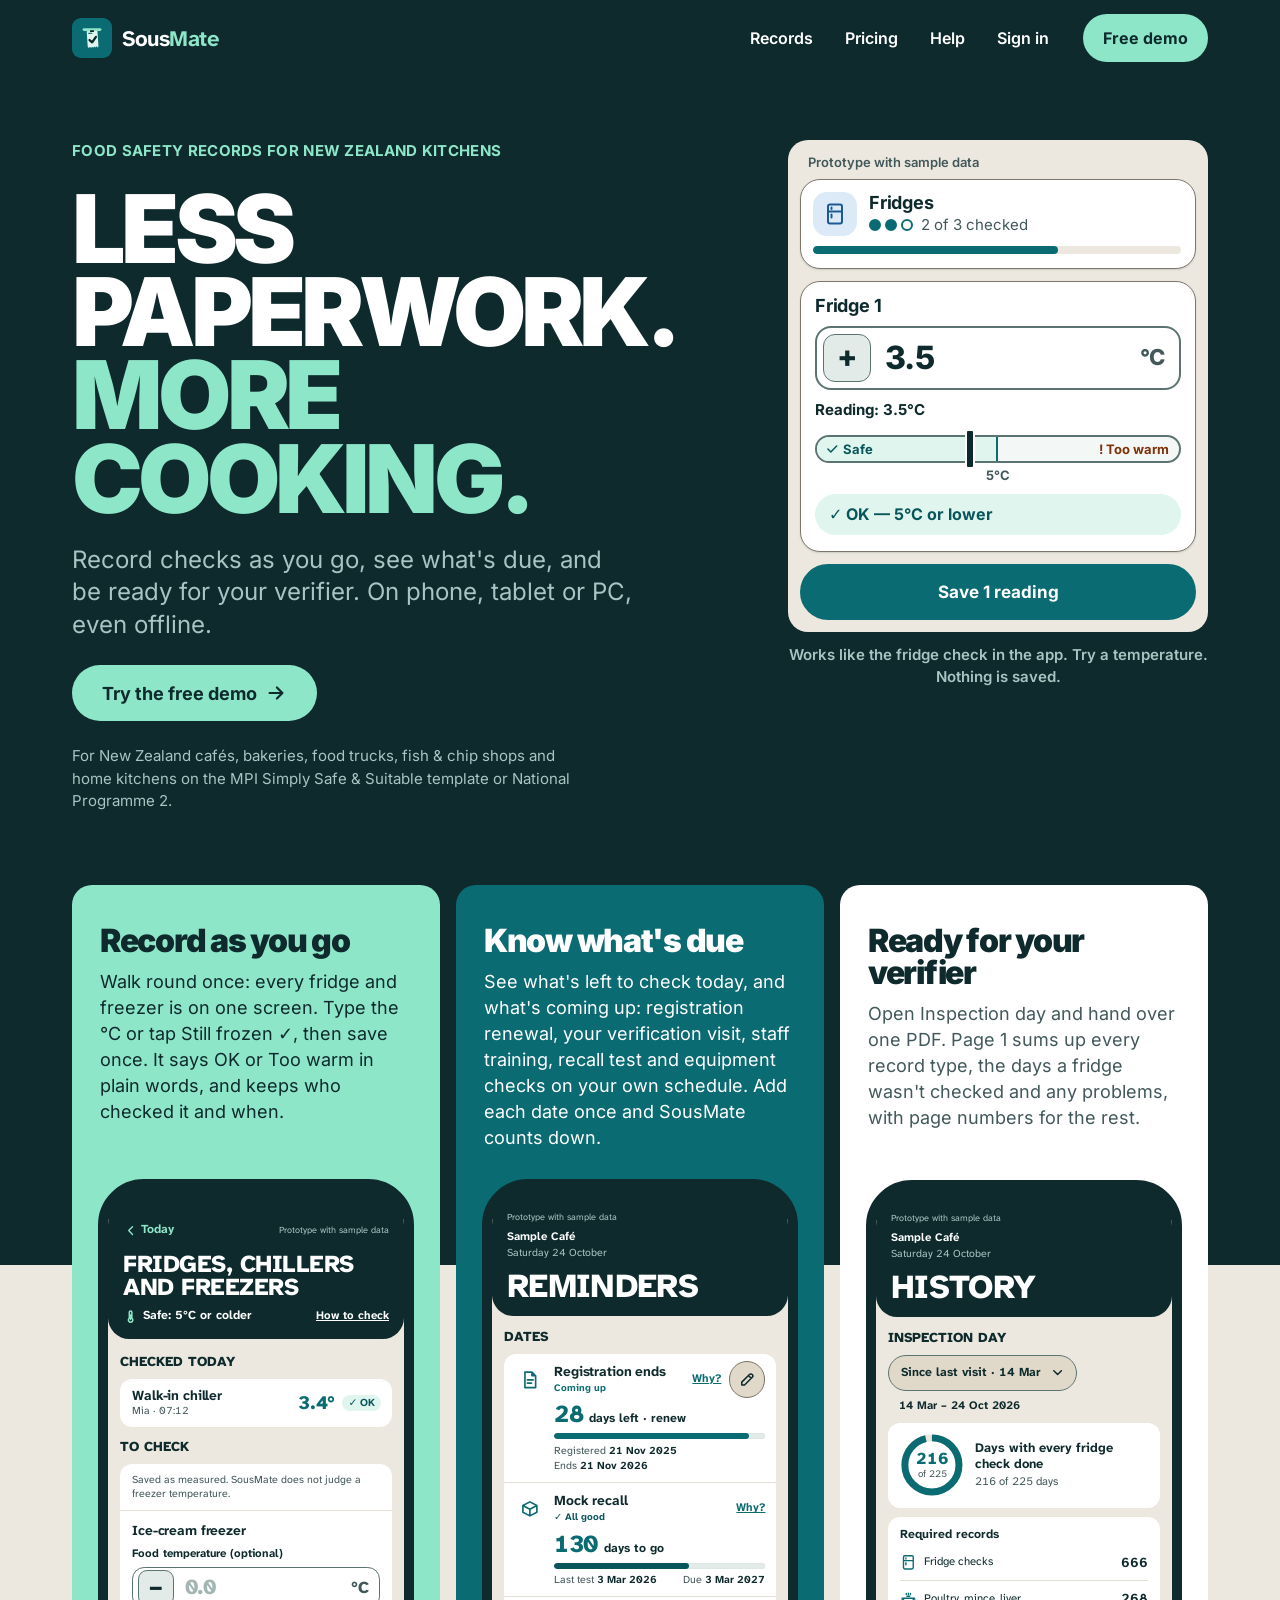
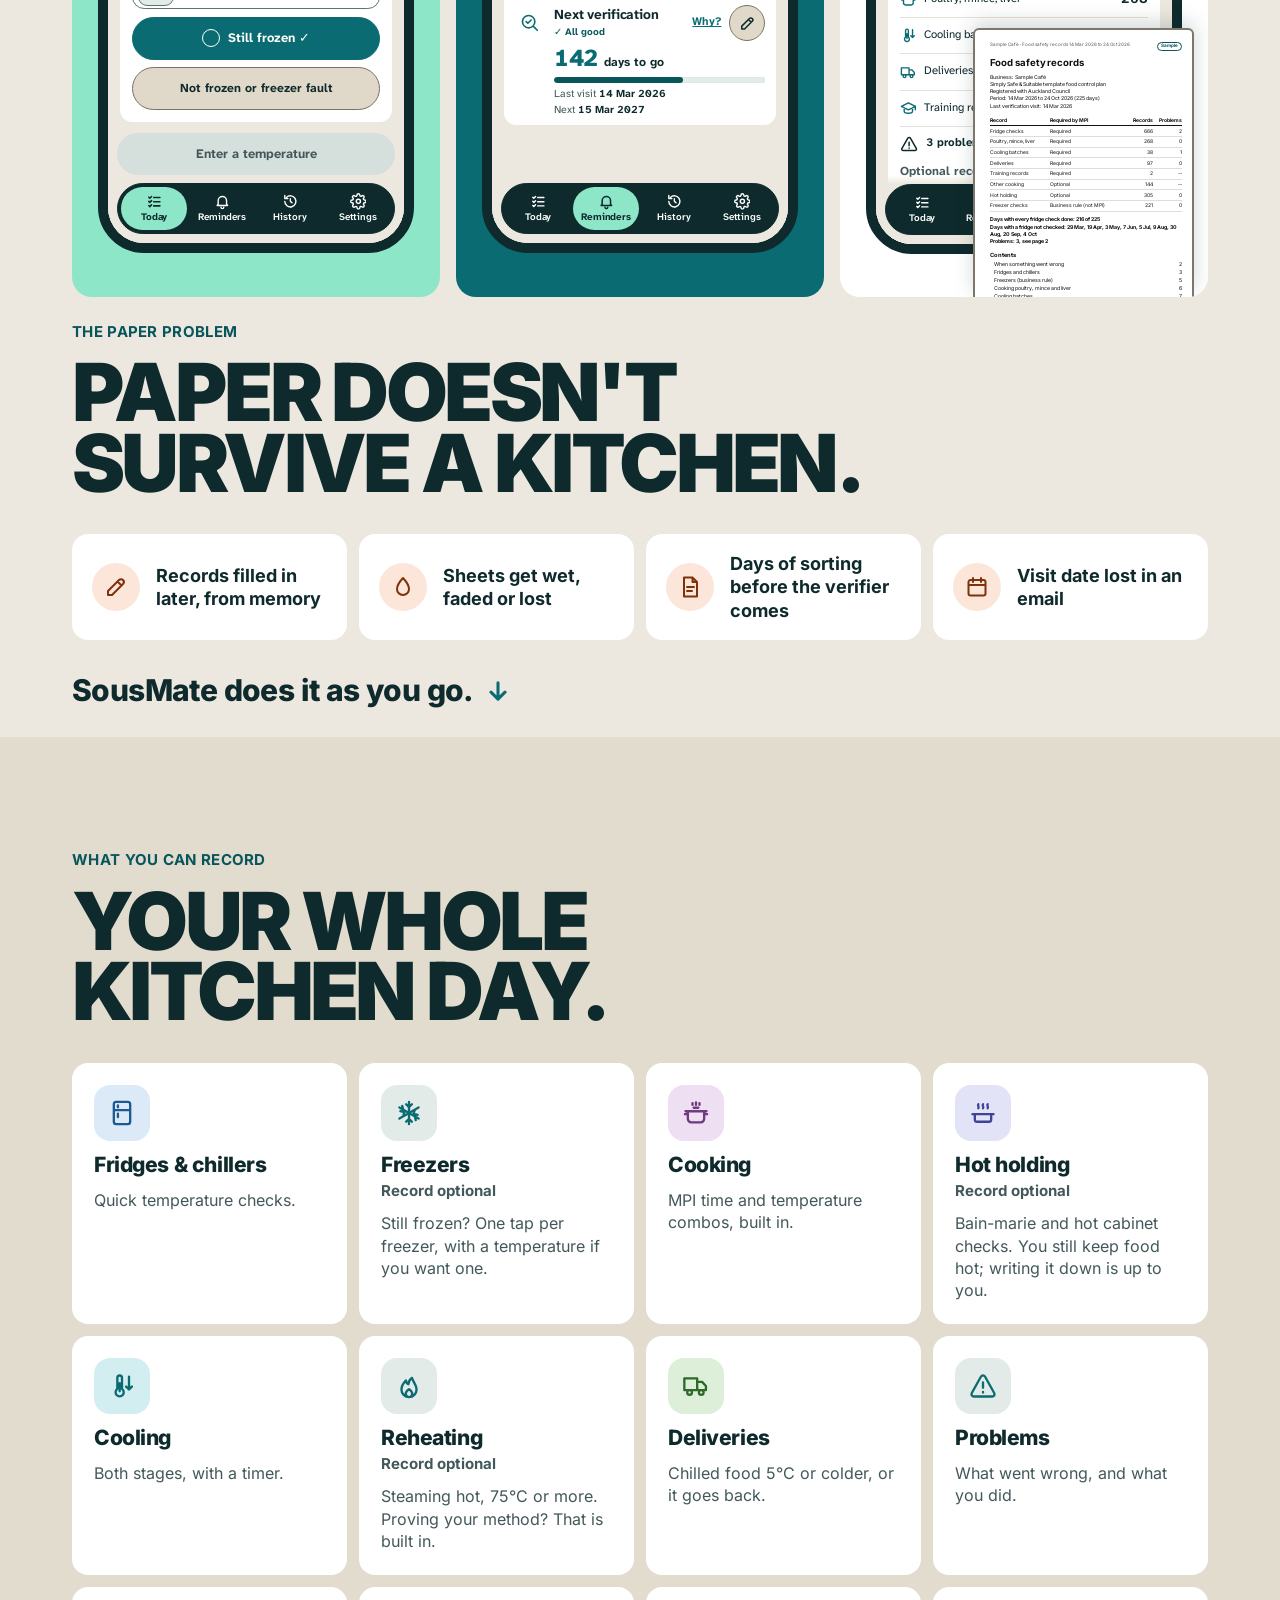
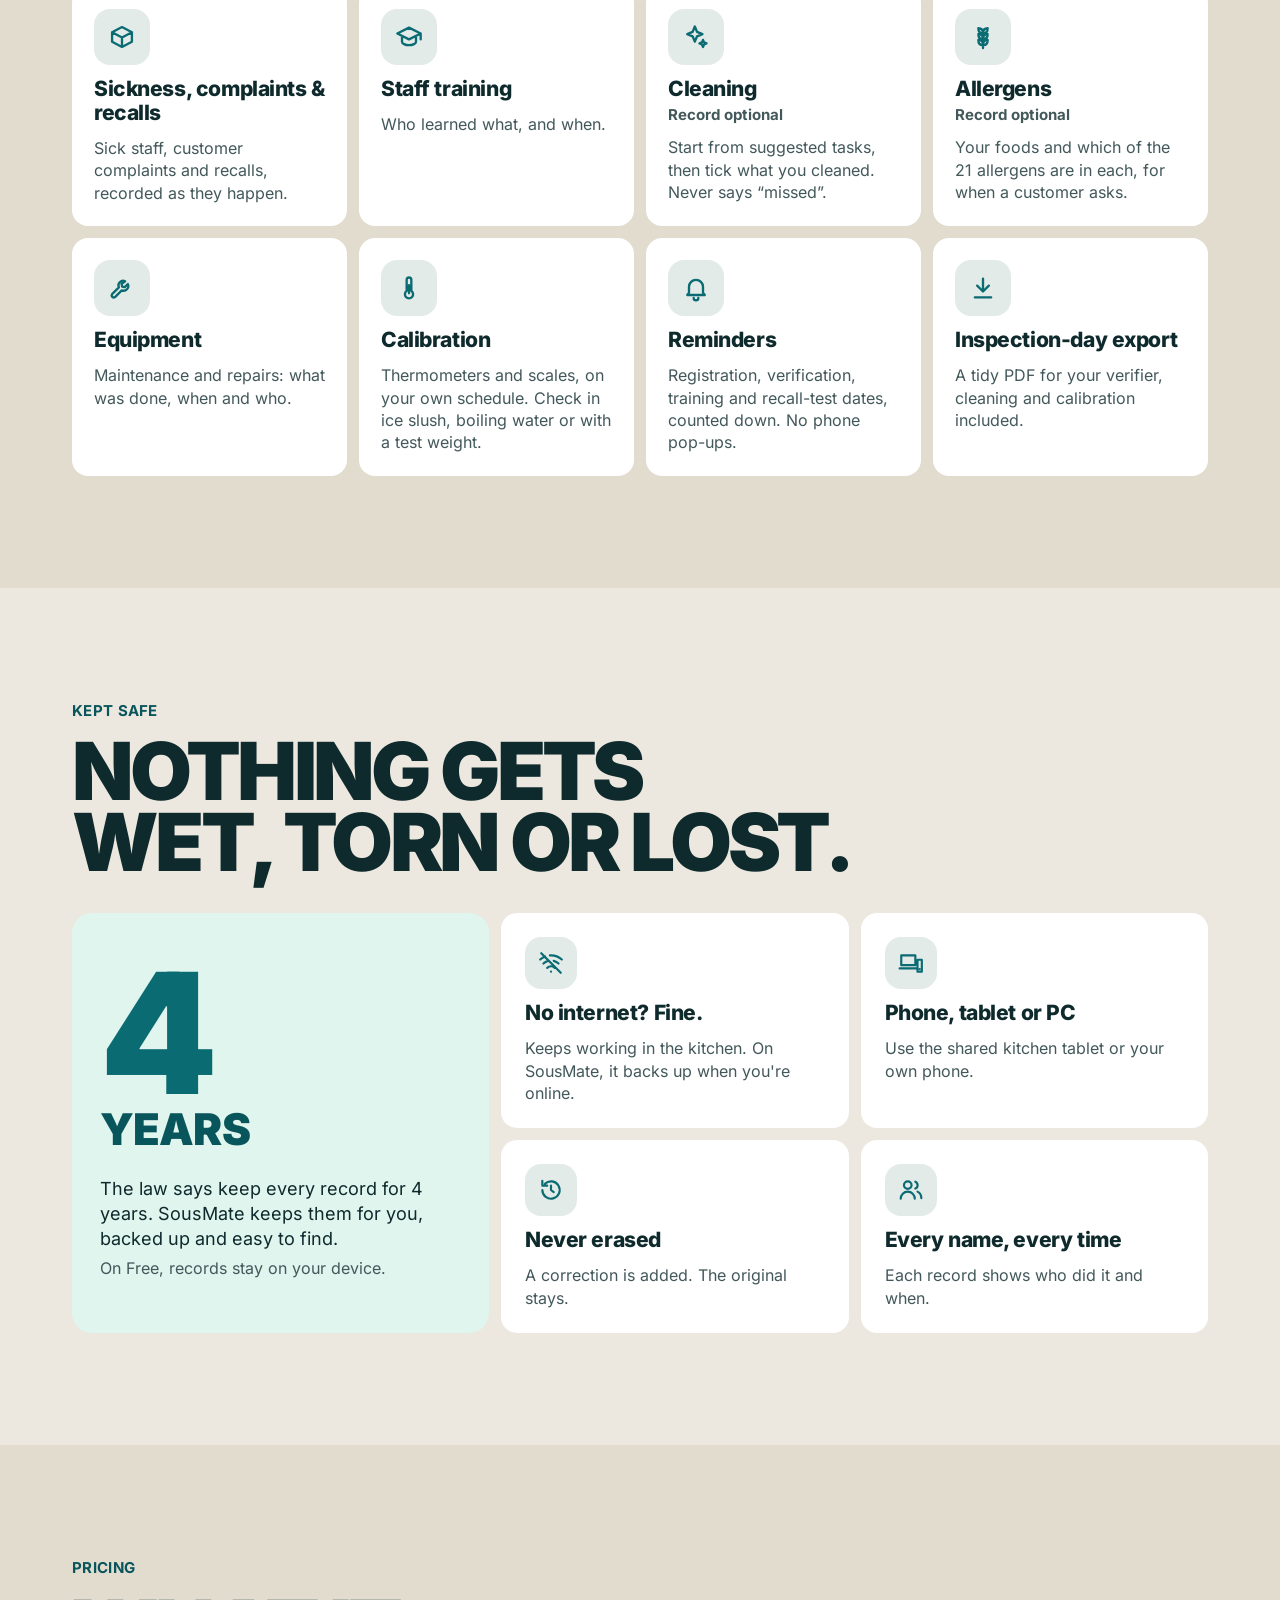
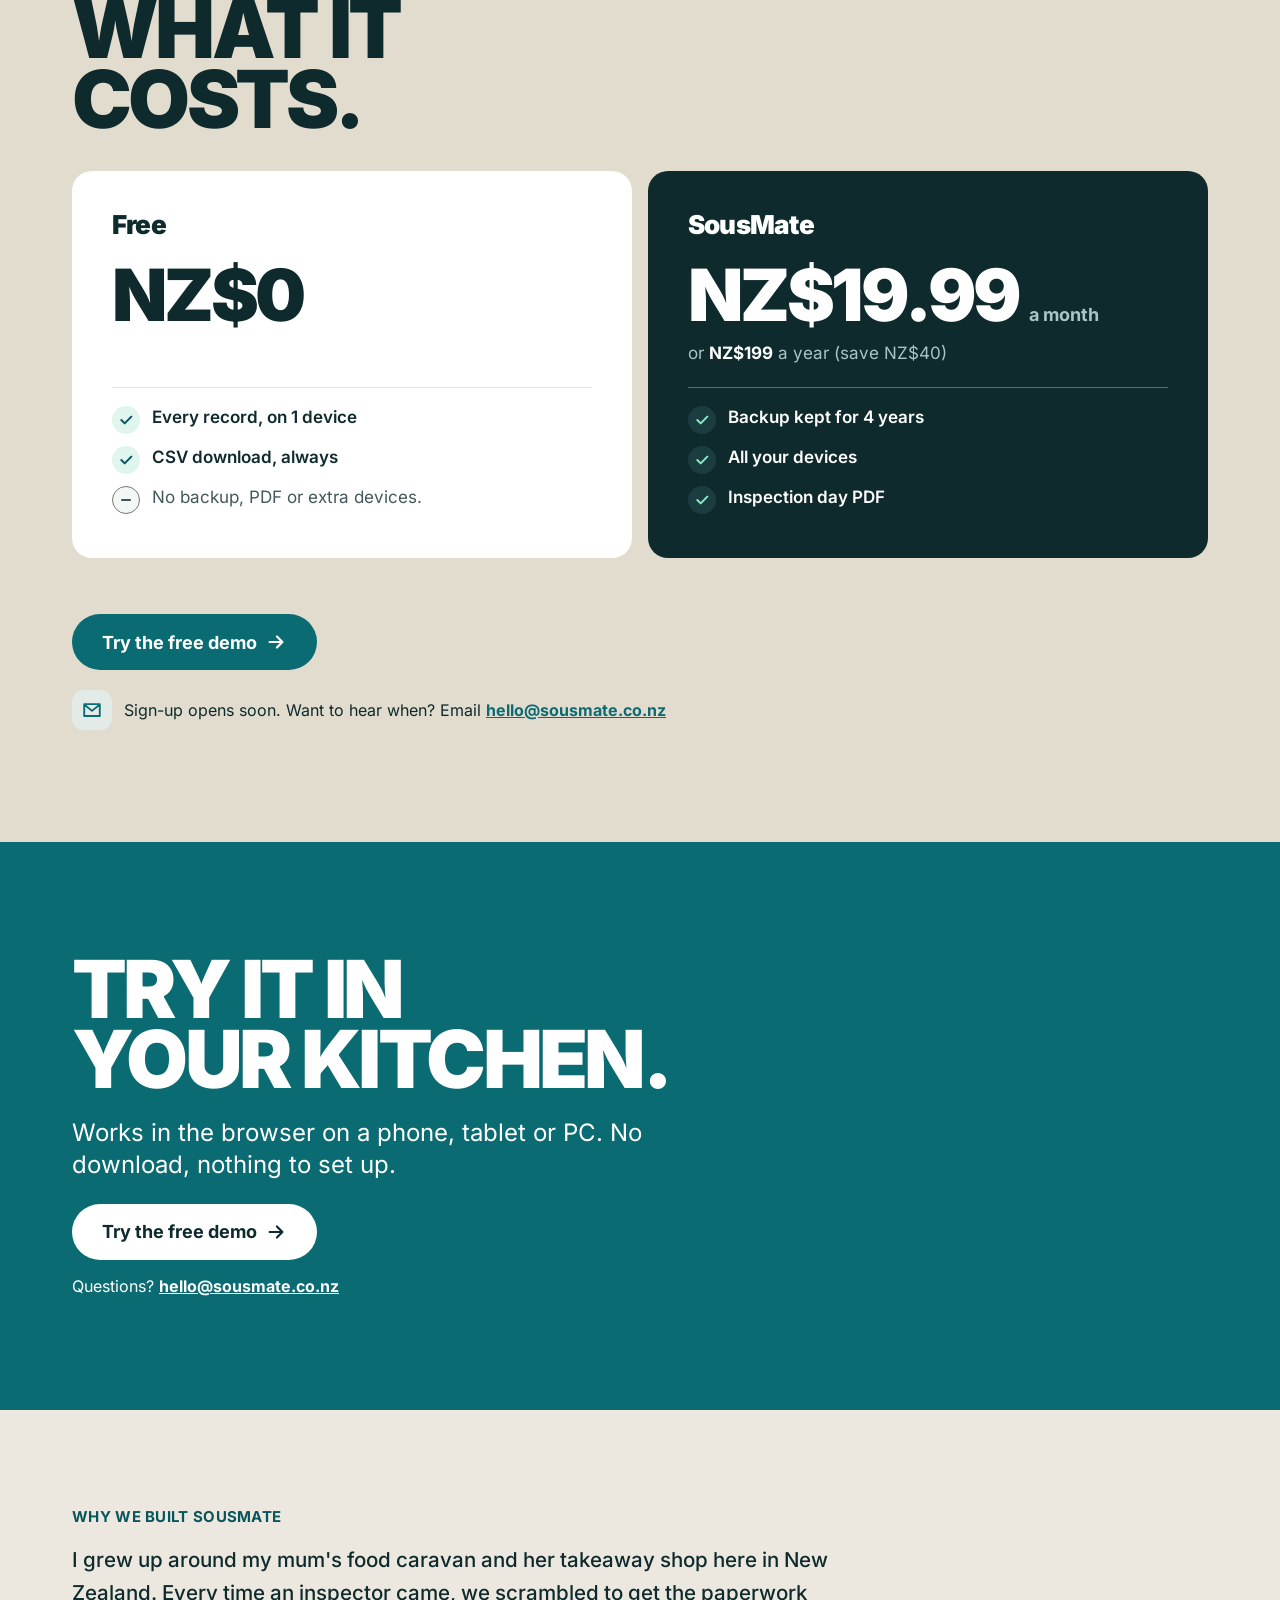
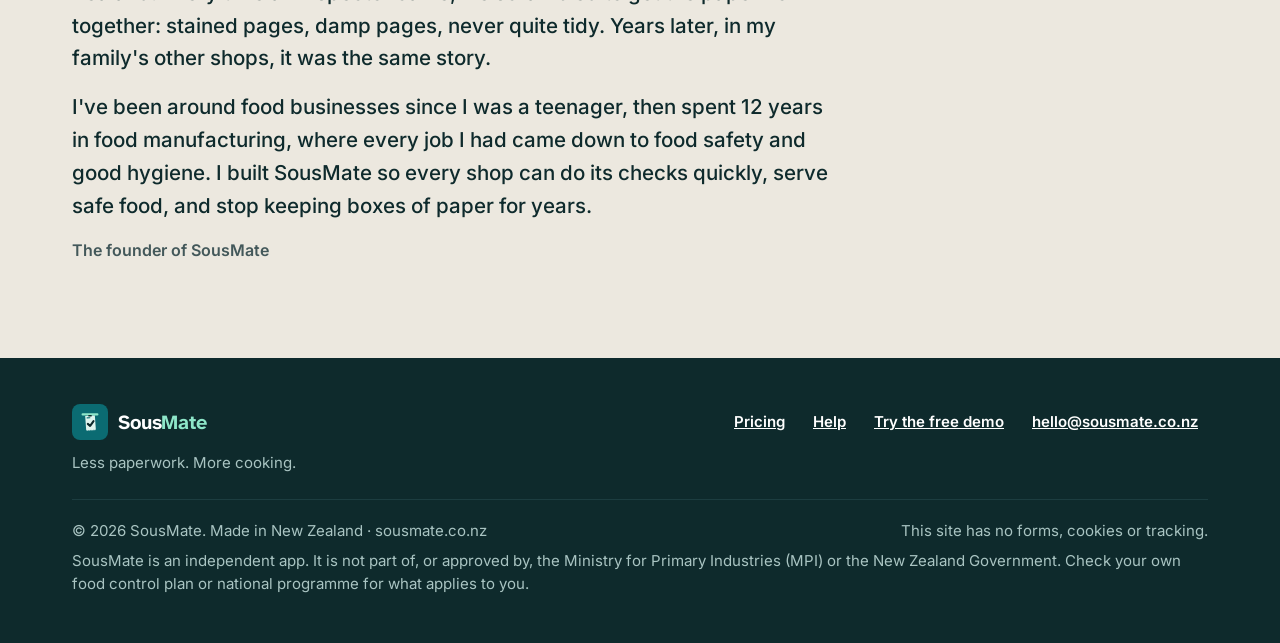
<file: index.html>
<!doctype html>
<html lang="en-NZ">
<head>
<meta charset="utf-8">
<meta name="viewport" content="width=device-width, initial-scale=1">
<meta http-equiv="Content-Security-Policy" content="default-src 'self'; script-src 'self'; style-src 'self'; img-src 'self'; font-src 'self'; connect-src 'none'; form-action 'none'; base-uri 'none'; object-src 'none'">
<title>SousMate: food safety records for NZ kitchens</title>
<meta name="description" content="Food safety records for New Zealand kitchens. Record checks as you go, see what's due, and be ready for your verifier. Works offline.">
<link rel="canonical" href="https://sousmate.co.nz/">
<meta name="theme-color" content="#0E2A2C">
<meta name="color-scheme" content="light">
<link rel="icon" href="/icon.svg" type="image/svg+xml">
<link rel="apple-touch-icon" href="/apple-touch-icon.png">
<meta property="og:type" content="website">
<meta property="og:site_name" content="SousMate">
<meta property="og:title" content="SousMate: less paperwork, more cooking">
<meta property="og:description" content="Record checks as you go, see what's due, and be ready for your verifier. On phone, tablet or PC, even offline.">
<meta property="og:url" content="https://sousmate.co.nz/">
<meta property="og:locale" content="en_NZ">
<meta property="og:image" content="https://sousmate.co.nz/og-image.png">
<meta property="og:image:type" content="image/png">
<meta property="og:image:width" content="1200">
<meta property="og:image:height" content="630">
<meta property="og:image:alt" content="SousMate: Less paperwork. More cooking. A phone showing the Today screen with checks still to do and done.">
<meta name="twitter:card" content="summary_large_image">
<meta name="twitter:image" content="https://sousmate.co.nz/og-image.png">
<meta name="twitter:image:alt" content="SousMate: Less paperwork. More cooking. A phone showing the Today screen with checks still to do and done.">
<link rel="preload" href="/fonts/inter-latin-wght-normal.woff2" as="font" type="font/woff2" crossorigin>
<link rel="stylesheet" href="/site.css">
<script type="application/ld+json">{
 "@context": "https://schema.org",
 "@graph": [
  {
   "@type": "Organization",
   "@id": "https://sousmate.co.nz/#org",
   "name": "SousMate",
   "url": "https://sousmate.co.nz/",
   "email": "hello@sousmate.co.nz",
   "areaServed": "NZ"
  },
  {
   "@type": "SoftwareApplication",
   "name": "SousMate",
   "url": "https://sousmate.co.nz/",
   "applicationCategory": "BusinessApplication",
   "operatingSystem": "Web browser (phone, tablet, PC); works offline",
   "description": "Food safety records for New Zealand kitchens. Record checks as you go, see what's due, and be ready for your verifier.",
   "publisher": {
    "@id": "https://sousmate.co.nz/#org"
   },
   "areaServed": "NZ",
   "offers": [
    {
     "@type": "Offer",
     "name": "Free",
     "price": "0.00",
     "priceCurrency": "NZD"
    },
    {
     "@type": "Offer",
     "name": "Monthly",
     "price": "19.99",
     "priceCurrency": "NZD",
     "priceSpecification": {
      "@type": "UnitPriceSpecification",
      "price": "19.99",
      "priceCurrency": "NZD",
      "unitCode": "MON"
     }
    },
    {
     "@type": "Offer",
     "name": "Yearly",
     "price": "199.00",
     "priceCurrency": "NZD",
     "priceSpecification": {
      "@type": "UnitPriceSpecification",
      "price": "199.00",
      "priceCurrency": "NZD",
      "unitCode": "ANN"
     }
    }
   ]
  }
 ]
}</script>
</head>
<body>
<svg class="sprite" width="0" height="0" aria-hidden="true">
  <defs>
    <symbol id="i-fridge" viewBox="0 0 24 24"><path d="M7 2.5h10a2 2 0 012 2v15a2 2 0 01-2 2H7a2 2 0 01-2-2v-15a2 2 0 012-2zM5 9.5h14M8.5 5.5v1.5M8.5 12.5v3"/></symbol>
    <symbol id="i-cooking" viewBox="0 0 24 24"><path d="M5 10.5h14v6.5a3 3 0 01-3 3H8a3 3 0 01-3-3zM3 10.5h18M10 7.5h4M2.5 13h2.5M19 13h2.5M9 3.5v1.5M12 3v2M15 3.5v1.5"/></symbol>
    <symbol id="i-cooling" viewBox="0 0 24 24"><path d="M8 14.5V5a2 2 0 014 0v9.5a3.5 3.5 0 11-4 0zM10 9.5v7M18 4v11M15.5 12.5L18 15l2.5-2.5"/></symbol>
    <symbol id="i-delivery" viewBox="0 0 24 24"><path d="M2 5.5h11v10H2zM13 8.5h4.2l3.3 3.5v3.5H13M4.5 17.5a2 2 0 104 0a2 2 0 10-4 0M14.5 17.5a2 2 0 104 0a2 2 0 10-4 0"/></symbol>
    <symbol id="i-hothold" viewBox="0 0 24 24"><path d="M3 13h18M5 13v4.5a2 2 0 002 2h10a2 2 0 002-2V13M8 4.5c-1 1.2 1 2.3 0 3.5M12 4.5c-1 1.2 1 2.3 0 3.5M16 4.5c-1 1.2 1 2.3 0 3.5"/></symbol>
    <symbol id="i-problem" viewBox="0 0 24 24"><path d="M10.3 3.9L2.4 18a2 2 0 001.7 3h15.8a2 2 0 001.7-3L13.7 3.9a2 2 0 00-3.4 0zM12 9v4.5M12 17v.5"/></symbol>
    <symbol id="i-warn" viewBox="0 0 24 24"><path d="M10.3 4.2L2.6 17.5A2 2 0 004.3 20.5h15.4a2 2 0 001.7-3L13.7 4.2a2 2 0 00-3.4 0zM12 9.5v4.5M12 17.2v.3"/></symbol>
    <symbol id="i-training"viewBox="0 0 24 24"><path d="M2 9l10-5 10 5-10 5zM6 11v5c0 1.6 2.7 3 6 3s6-1.4 6-3v-5M22 9v5"/></symbol>
    <symbol id="i-registration" viewBox="0 0 24 24"><path d="M6 2.5h8.5L19 7v14.5H6zM14.5 2.5V7H19M9 12h7M9 16h5"/></symbol>
    <symbol id="i-recall" viewBox="0 0 24 24"><path d="M3.5 8L12 3.5 20.5 8v8L12 20.5 3.5 16zM3.5 8L12 12.5 20.5 8M12 12.5v8"/></symbol>
    <symbol id="i-verify" viewBox="0 0 24 24"><path d="M10.5 18a7.5 7.5 0 110-15 7.5 7.5 0 010 15zM16 16l5 5M7.5 10.5l2 2 4-4"/></symbol>
    <symbol id="i-thermo" viewBox="0 0 24 24"><path d="M10 14.5V5a2 2 0 014 0v9.5a3.5 3.5 0 11-4 0zM12 9.5v7"/></symbol>
    <symbol id="i-calendar" viewBox="0 0 24 24"><path d="M5.5 5h13a2 2 0 012 2v11.5a2 2 0 01-2 2h-13a2 2 0 01-2-2V7a2 2 0 012-2zM3.5 10h17M8 3v4M16 3v4"/></symbol>
    <symbol id="i-bell" viewBox="0 0 24 24"><path d="M6 16v-5a6 6 0 0112 0v5l1.5 2h-15zM10 20.5a2 2 0 004 0"/></symbol>
    <symbol id="i-clock" viewBox="0 0 24 24"><path d="M12 21a9 9 0 100-18 9 9 0 000 18zM12 7v5l3 2"/></symbol>
    <symbol id="i-snow" viewBox="0 0 24 24"><path d="M12 2.5v19M3.8 7.25l16.4 9.5M3.8 16.75l16.4-9.5M9.5 4.5L12 7l2.5-2.5M9.5 19.5L12 17l2.5 2.5M4.6 10.4l3.4.9-.9 3.4M19.4 13.6l-3.4-.9.9-3.4M7.1 9.3l-.9-3.4M16.9 14.7l.9 3.4"/></symbol>
    <symbol id="i-wheat" viewBox="0 0 24 24"><path d="M12 21.5V9M12 9c-2.5 0-4-1.8-4-4.5 2.5 0 4 1.8 4 4.5zM12 9c2.5 0 4-1.8 4-4.5-2.5 0-4 1.8-4 4.5zM12 14c-2.5 0-4-1.8-4-4.5 2.5 0 4 1.8 4 4.5zM12 14c2.5 0 4-1.8 4-4.5-2.5 0-4 1.8-4 4.5zM12 19c-2.5 0-4-1.8-4-4.5 2.5 0 4 1.8 4 4.5zM12 19c2.5 0 4-1.8 4-4.5-2.5 0-4 1.8-4 4.5z"/></symbol>
    <symbol id="i-flame" viewBox="0 0 24 24"><path d="M12 21.5a6.5 6.5 0 006.5-6.5c0-4-3-6.5-4-10-2 1.5-3 3.5-3 5.5-1-.5-2-1.8-2.2-3.2C7.2 9.5 5.5 12 5.5 15a6.5 6.5 0 006.5 6.5zM12 21.5a2.8 2.8 0 01-2.8-2.8c0-2 2.8-4 2.8-4s2.8 2 2.8 4a2.8 2.8 0 01-2.8 2.8z"/></symbol>
    <symbol id="i-check" viewBox="0 0 24 24"><path d="M5 12l5 5L20 7"/></symbol>
    <symbol id="i-download" viewBox="0 0 24 24"><path d="M12 4v11M7 10l5 5 5-5M5 20h14"/></symbol>
    <symbol id="i-team" viewBox="0 0 24 24"><path d="M9 11a3.5 3.5 0 100-7 3.5 3.5 0 000 7zM2.5 20a6.5 6.5 0 0113 0M16 4.3a3.5 3.5 0 010 6.4M18 13.5a6.5 6.5 0 013.5 6"/></symbol>
    <symbol id="i-today" viewBox="0 0 24 24"><path d="M4 6l1.5 1.5L8 5M4 12l1.5 1.5L8 11M4 18l1.5 1.5L8 17M11 6.5h9M11 12.5h9M11 18.5h9"/></symbol>
    <symbol id="i-lock" viewBox="0 0 24 24"><path d="M6 11h12v10H6zM8.5 11V7.5a3.5 3.5 0 017 0V11"/></symbol>
    <symbol id="i-history" viewBox="0 0 24 24"><path d="M4 12a8 8 0 102.4-5.7M4 3.5v4.5h4.5M12 8v4l2.5 2"/></symbol>
    <symbol id="i-chevron" viewBox="0 0 24 24"><path d="M9 6l6 6-6 6"/></symbol>
    <symbol id="i-back" viewBox="0 0 24 24"><path d="M15 6l-6 6 6 6"/></symbol>
    <symbol id="i-chev-down" viewBox="0 0 24 24"><path d="M6 9l6 6 6-6"/></symbol>
    <symbol id="i-arrow" viewBox="0 0 24 24"><path d="M5 12h14M13 6l6 6-6 6"/></symbol>
    <symbol id="i-down" viewBox="0 0 24 24"><path d="M12 5v14M6 13l6 6 6-6"/></symbol>
    <symbol id="i-mail" viewBox="0 0 24 24"><path d="M3.5 5.5h17v13h-17zM3.5 6l8.5 7 8.5-7"/></symbol>
    <symbol id="i-wifioff" viewBox="0 0 24 24"><path d="M3 3l18 18M8.5 16.5a5 5 0 017 0M5 12.5a10 10 0 015-2.6M14.5 10a10 10 0 014.5 2.5M2 8.8a15 15 0 014.5-2.9M11 5a15 15 0 0111 3.8M12 20h.01"/></symbol>
    <symbol id="i-devices" viewBox="0 0 24 24"><path d="M3 5h13v9H3zM1.5 17h16M18 9h4v11h-4zM20 17.5h.01"/></symbol>
    <symbol id="i-shield" viewBox="0 0 24 24"><path d="M12 3l8 3.5v5c0 5-3.5 8.3-8 9.5-4.5-1.2-8-4.5-8-9.5v-5zM8.5 12l2.5 2.5 4.5-5"/></symbol>
    <symbol id="i-pen" viewBox="0 0 24 24"><path d="M4 20h4L19 9a2.8 2.8 0 00-4-4L4 16zM13.5 6.5l4 4"/></symbol>
    <symbol id="i-wet" viewBox="0 0 24 24"><path d="M12 3s6 6.5 6 11a6 6 0 01-12 0c0-4.5 6-11 6-11z"/></symbol>
    <symbol id="i-paper" viewBox="0 0 24 24"><path d="M6 2.5h8.5L19 7v14.5H6zM14.5 2.5V7H19M9 12h7M9 16h5"/></symbol>
    <symbol id="i-clean" viewBox="0 0 24 24"><path d="M11 3l1.9 4.6L17.5 9.5l-4.6 1.9L11 16l-1.9-4.6L4.5 9.5l4.6-1.9zM18 14.5l.9 2.1 2.1.9-2.1.9-.9 2.1-.9-2.1-2.1-.9 2.1-.9z"/></symbol>
    <symbol id="i-service" viewBox="0 0 24 24"><path d="M14.7 6.3a4 4 0 00-5.4 5.2L3.5 17.3a1.8 1.8 0 002.5 2.5l5.8-5.8a4 4 0 005.2-5.4l-2.6 2.6-2.3-.4-.4-2.3z"/></symbol>
    <symbol id="i-scale" viewBox="0 0 24 24"><path d="M12 4v15M7 19.5h10M5 7.5h14M5 7.5l-2.5 6a2.5 2.5 0 005 0zM19 7.5l-2.5 6a2.5 2.5 0 005 0z"/></symbol>
    <symbol id="i-gear" viewBox="0 0 24 24"><path d="M12 15a3 3 0 100-6 3 3 0 000 6zM19.4 15a1.65 1.65 0 00.33 1.82l.06.06a2 2 0 11-2.83 2.83l-.06-.06a1.65 1.65 0 00-1.82-.33 1.65 1.65 0 00-1 1.51V21a2 2 0 11-4 0v-.09A1.65 1.65 0 009 19.4a1.65 1.65 0 00-1.82.33l-.06.06a2 2 0 11-2.83-2.83l.06-.06a1.65 1.65 0 00.33-1.82 1.65 1.65 0 00-1.51-1H3a2 2 0 110-4h.09A1.65 1.65 0 004.6 9a1.65 1.65 0 00-.33-1.82l-.06-.06a2 2 0 112.83-2.83l.06.06a1.65 1.65 0 001.82.33H9a1.65 1.65 0 001-1.51V3a2 2 0 114 0v.09a1.65 1.65 0 001 1.51 1.65 1.65 0 001.82-.33l.06-.06a2 2 0 112.83 2.83l-.06.06a1.65 1.65 0 00-.33 1.82V9a1.65 1.65 0 001.51 1H21a2 2 0 110 4h-.09a1.65 1.65 0 00-1.51 1z"/></symbol>
    <symbol id="i-person" viewBox="0 0 24 24"><path d="M12 12a4 4 0 100-8 4 4 0 000 8zM4.5 21a7.5 7.5 0 0115 0"/></symbol>
  </defs>
</svg>

<a class="skip" href="#main">Skip to content</a>

<header class="ink">
  <div class="wrap top">
    <a class="brand" href="#top" aria-label="SousMate, back to top">
      <img src="/icon.svg" alt="" width="40" height="40">
      <span>Sous<span class="mint">Mate</span></span>
    </a>
    <nav class="nav" aria-label="Main">
      <a class="link" href="#records">Records</a>
      <a class="link" href="#pricing">Pricing</a>
      <a class="link" href="/help/">Help</a>
      <a class="link signin" href="https://app.sousmate.co.nz/#setup/signin">Sign in</a>
      <a class="btn btn-mint" href="https://demo.sousmate.co.nz/">Free demo</a>
    </nav>
  </div>

  <div class="wrap hero" id="top">
    <div class="hero-copy">
      <p class="kicker">Food safety records for New Zealand kitchens</p>
      <h1 class="display">Less paperwork.<br><span class="mint">More cooking.</span></h1>
      <p class="lead sub">Record checks as you go, see what's due, and be ready for your verifier. On phone, tablet or PC, even offline.</p>
      <div class="btns">
        <a class="btn btn-mint" href="https://demo.sousmate.co.nz/">Try the free demo
          <svg width="22" height="22" fill="none" stroke="currentColor" stroke-width="2.4" stroke-linecap="round" stroke-linejoin="round" aria-hidden="true"><use href="#i-arrow"/></svg></a>
      </div>
    </div>

    <figure class="try">
      <div class="tc" role="group" aria-labelledby="try-h">
        <p class="tc-sample">Prototype with sample data</p>
        <div class="tc-top">
          <span class="ico t-fridge"><svg width="24" height="24" fill="none" stroke="#0B6B72" stroke-width="2" stroke-linecap="round" stroke-linejoin="round"><use href="#i-fridge"/></svg></span>
          <div class="grow">
            <p class="ct" id="try-h">Fridges</p>
            <p class="cs"><span class="tdots" aria-hidden="true"><i class="on"></i><i class="on"></i><i id="try-dot3"></i></span><span id="try-count" aria-live="polite">2 of 3 checked</span></p>
          </div>
          <div class="tbar" aria-hidden="true"><span id="try-bar"></span></div>
        </div>
        <div class="tdock" id="try-dock">
          <label class="ct" for="try-temp" id="try-name">Fridge 1</label>
          <div class="tfield" id="try-field">
            <button type="button" class="tsign" id="try-sign" aria-label="Change to minus" aria-describedby="try-name">+</button>
            <input class="tin" id="try-temp" type="text" inputmode="decimal" autocomplete="off" spellcheck="false" placeholder="0.0" value="3.5" aria-describedby="try-rb try-status">
            <span class="deg" aria-hidden="true">°C</span>
          </div>
          <p class="trb" id="try-rb" role="status">Reading: 3.5°C</p>
          <div class="tgauge" aria-hidden="true">
            <div class="track"><span class="safe"><svg width="14" height="14" fill="none" stroke="currentColor" stroke-width="2.6" stroke-linecap="round" stroke-linejoin="round"><use href="#i-check"/></svg>Safe</span><span class="tw">! Too warm</span><span class="mark" id="try-mark"></span></div>
            <p class="five">5°C</p>
          </div>
          <p class="tstat ok" id="try-status" role="status">✓ OK — 5°C or lower</p>
          <div class="tact" id="try-act" hidden>
            <label for="try-what">What did you do about Fridge 1? (required)</label>
            <textarea id="try-what" rows="2"></textarea>
          </div>
        </div>
        <p class="terr" id="try-err" role="alert"></p>
        <button type="button" class="tsave" id="try-save">Save 1 reading</button>
      </div>
      <figcaption>Works like the fridge check in the app. Try a temperature. Nothing is saved.</figcaption>
    </figure>

    <div class="hero-more">
      <p class="for">For New Zealand cafés, bakeries, food trucks, fish &amp; chip shops and home kitchens on the MPI Simply Safe &amp; Suitable template or National Programme 2.</p>
    </div>
  </div>
</header>

<main id="main">

  <section id="product" aria-labelledby="product-h">
    <h2 class="vh" id="product-h">What SousMate does</h2>
    <div class="wrap pcards">

      <article class="pc pc1" aria-labelledby="pc1-h">
        <div class="pc-copy">
          <h3 id="pc1-h">Record as you go</h3>
          <p>Walk round once: every fridge and freezer is on one screen. Type the °C or tap Still frozen ✓, then save once. It says OK or Too warm in plain words, and keeps who checked it and when.</p>
        </div>
        <figure class="pc-vis">
          <div class="phone" role="img" aria-label="The fridge round screen with sample data, scrolled down: Fridges, chillers and freezers, safe at 5°C or colder. Checked today: Walk-in chiller, Mia at 07:12, 3.4°, OK. To check: Ice-cream freezer, with the help line Saved as measured, SousMate does not judge a freezer temperature. Its optional Food temperature field is empty with the minus sign, then the filled button Still frozen, then the outline button Not frozen or freezer fault. The Save button waits: Enter a temperature.">
            <div class="screen round" aria-hidden="true">
              <div class="hd">
                <div class="sub-top"><span class="back"><svg width="20" height="20" fill="none" stroke="#FFFFFF" stroke-width="2.2" stroke-linecap="round" stroke-linejoin="round"><use href="#i-back"/></svg>Today</span><span class="hd-proto">Prototype with sample data</span></div>
                <p class="sub-title">Fridges, chillers and freezers</p>
                <div class="rule"><b><svg width="20" height="20" fill="none" stroke="#8EE6C9" stroke-width="2.4" stroke-linecap="round" stroke-linejoin="round"><use href="#i-thermo"/></svg>Safe: 5°C or colder</b><u>How to check</u></div>
              </div>
              <div class="sb">
                <p class="h2s mt4">Checked today</p>
                <div class="chk"><div class="grow"><p class="ct">Walk-in chiller</p><p class="cs fs14">Mia · 07:12</p></div><p class="t">3.4°</p><span class="okp">✓ OK</span></div>
                <p class="h2s mt4">To check</p>
                <div class="fcard">
                  <p class="hint fzhelp">Saved as measured. SousMate does not judge a freezer temperature.</p>
                  <div class="fzrow">
                    <p class="fzname">Ice-cream freezer</p>
                    <p class="flbl">Food temperature (optional)</p>
                    <div class="sfield small mtn4"><span class="sign">−</span><span class="sv ph">0.0</span><span class="deg">°C</span></div>
                    <div class="fz"><span class="mk"></span>Still frozen ✓</div>
                    <div class="btn2">Not frozen or freezer fault</div>
                  </div>
                </div>
              </div>
              <div class="sdock">
                <div class="save off">Enter a temperature</div>
                <div class="snav"><span class="on"><svg width="22" height="22" fill="none" stroke="currentColor" stroke-width="2.2" stroke-linecap="round" stroke-linejoin="round"><use href="#i-today"/></svg>Today</span><span><svg width="22" height="22" fill="none" stroke="currentColor" stroke-width="2" stroke-linecap="round" stroke-linejoin="round"><use href="#i-bell"/></svg>Reminders</span><span><svg width="22" height="22" fill="none" stroke="currentColor" stroke-width="2" stroke-linecap="round" stroke-linejoin="round"><use href="#i-history"/></svg>History</span><span><svg width="22" height="22" fill="none" stroke="currentColor" stroke-width="2" stroke-linecap="round" stroke-linejoin="round"><use href="#i-gear"/></svg>Settings</span></div>
              </div>
            </div>
          </div>
        </figure>
      </article>

      <article class="pc pc2" aria-labelledby="pc2-h">
        <div class="pc-copy">
          <h3 id="pc2-h">Know what's due</h3>
          <p>See what's left to check today, and what's coming up: registration renewal, your verification visit, staff training, recall test and equipment checks on your own schedule. Add each date once and SousMate counts down.</p>
        </div>
        <figure class="pc-vis">
          <div class="phone" role="img" aria-label="The Reminders tab for Sample Café, scrolled to Your dates, with sample dates, each with a countdown bar: registration ends in 28 days, coming up, registered 21 Nov 2025, ends 21 Nov 2026; mock recall in 130 days, all good, last test 3 Mar 2026, due 3 Mar 2027; next verification in 142 days, all good, last visit 14 Mar 2026, next 15 Mar 2027. The bottom bar shows Today, Reminders, History and Settings, with Reminders selected.">
            <div class="screen" aria-hidden="true">
              <div class="hd">
                <p class="hd-proto">Prototype with sample data</p>
                <div class="hd-top"><div class="hd-lines"><p class="hd-shop">Sample Café</p><p class="hd-date">Saturday 24 October</p></div></div>
                <p class="hd-title">Reminders</p>
              </div>
              <div class="sb pt18">
                <p class="h2s mt0">Dates</p>
                <div class="m-list">
                <div class="due">
                  <div class="row"><span class="ico t-reg"><svg width="26" height="26" fill="none" stroke="#0B6B72" stroke-width="2" stroke-linecap="round" stroke-linejoin="round"><use href="#i-registration"/></svg></span><div class="dtl"><p class="ct">Registration ends</p><span class="tag up">Coming up</span></div><span class="why">Why?</span><span class="pen"><svg width="22" height="22" fill="none" stroke="currentColor" stroke-width="2.2" stroke-linecap="round" stroke-linejoin="round"><use href="#i-pen"/></svg></span></div>
                  <p class="numrow"><span class="num">28</span><span>days left · renew</span></p>
                  <div class="cd"><div class="cd-track"><i class="w92"></i></div><p class="cd-lbl"><span>Registered <b>21 Nov 2025</b></span><span>Ends <b>21 Nov 2026</b></span></p></div>
                </div>
                <div class="due">
                  <div class="row"><span class="ico t-cooking"><svg width="26" height="26" fill="none" stroke="#0B6B72" stroke-width="2" stroke-linecap="round" stroke-linejoin="round"><use href="#i-recall"/></svg></span><div class="dtl"><p class="ct">Mock recall</p><span class="tag good">✓ All good</span></div><span class="why">Why?</span></div>
                  <p class="numrow"><span class="num">130</span><span>days to go</span></p>
                  <div class="cd"><div class="cd-track"><i class="w64"></i></div><p class="cd-lbl"><span>Last test <b>3 Mar 2026</b></span><span>Due <b>3 Mar 2027</b></span></p></div>
                </div>
                <div class="due">
                  <div class="row"><span class="ico t-cooling"><svg width="26" height="26" fill="none" stroke="#0B6B72" stroke-width="2" stroke-linecap="round" stroke-linejoin="round"><use href="#i-verify"/></svg></span><div class="dtl"><p class="ct">Next verification</p><span class="tag good">✓ All good</span></div><span class="why">Why?</span><span class="pen"><svg width="22" height="22" fill="none" stroke="currentColor" stroke-width="2.2" stroke-linecap="round" stroke-linejoin="round"><use href="#i-pen"/></svg></span></div>
                  <p class="numrow"><span class="num">142</span><span>days to go</span></p>
                  <div class="cd"><div class="cd-track"><i class="w61"></i></div><p class="cd-lbl"><span>Last visit <b>14 Mar 2026</b></span><span>Next <b>15 Mar 2027</b></span></p></div>
                </div>
                </div>
              </div>
              <div class="sdock">
                <div class="snav"><span><svg width="22" height="22" fill="none" stroke="currentColor" stroke-width="2" stroke-linecap="round" stroke-linejoin="round"><use href="#i-today"/></svg>Today</span><span class="on"><svg width="22" height="22" fill="none" stroke="currentColor" stroke-width="2.2" stroke-linecap="round" stroke-linejoin="round"><use href="#i-bell"/></svg>Reminders</span><span><svg width="22" height="22" fill="none" stroke="currentColor" stroke-width="2" stroke-linecap="round" stroke-linejoin="round"><use href="#i-history"/></svg>History</span><span><svg width="22" height="22" fill="none" stroke="currentColor" stroke-width="2" stroke-linecap="round" stroke-linejoin="round"><use href="#i-gear"/></svg>Settings</span></div>
              </div>
            </div>
          </div>
        </figure>
      </article>

      <article class="pc pc3" aria-labelledby="pc3-h">
        <div class="pc-copy">
          <h3 id="pc3-h">Ready for your verifier</h3>
          <p>Open Inspection day and hand over one PDF. Page 1 sums up every record type, the days a fridge wasn't checked and any problems, with page numbers for the rest.</p>
        </div>
        <figure class="pc-vis">
          <div class="phone" role="img" aria-label="The History tab on Inspection day, with sample data. Period: Since last visit, 14 Mar, so 14 Mar to 24 Oct 2026. Every fridge check done on 216 of 225 days. Required records: fridge checks 666, poultry, mince, liver 268, cooling batches 38, deliveries 97, training records 2. 3 problems, each with what was done. Optional records kept: other cooking 144, hot holding 305.">
            <div class="screen" aria-hidden="true">
              <div class="hd">
                <p class="hd-proto">Prototype with sample data</p>
                <div class="hd-top"><div class="hd-lines"><p class="hd-shop">Sample Café</p><p class="hd-date">Saturday 24 October</p></div></div>
                <p class="hd-title">History</p>
              </div>
              <div class="sb pt18">
                <p class="h2s mt0">Inspection day</p>
                <div class="pbox">
                  <span class="psel">Since last visit · 14 Mar<svg width="20" height="20" fill="none" stroke="#FFFFFF" stroke-width="2.4" stroke-linecap="round" stroke-linejoin="round"><use href="#i-chev-down"/></svg></span>
                  <p class="prange"><b>14 Mar</b> – <b>24 Oct 2026</b></p>
                </div>
                <div class="vcard ringrow">
                  <div class="ring">
                    <svg width="84" height="84" viewBox="0 0 92 92"><circle cx="46" cy="46" r="39" fill="none" stroke="#E7EEEC" stroke-width="10"/><circle cx="46" cy="46" r="39" fill="none" stroke="#0B6B72" stroke-width="10" stroke-dasharray="235.2 245.0" transform="rotate(-90 46 46)"/></svg>
                    <b>216<small>of 225</small></b>
                  </div>
                  <div><p class="rt1">Days with every fridge check done</p><p class="rt2">216 of 225 days</p></div>
                </div>
                <div class="vcard">
                  <p class="vh2">Required records</p>
                  <div class="vr"><svg width="22" height="22" fill="none" stroke="#0B6B72" stroke-width="2" stroke-linecap="round" stroke-linejoin="round" aria-hidden="true"><use href="#i-fridge"/></svg><span>Fridge checks</span><b>666</b></div>
                  <div class="vr"><svg width="22" height="22" fill="none" stroke="#0B6B72" stroke-width="2" stroke-linecap="round" stroke-linejoin="round" aria-hidden="true"><use href="#i-cooking"/></svg><span>Poultry, mince, liver</span><b>268</b></div>
                  <div class="vr"><svg width="22" height="22" fill="none" stroke="#0B6B72" stroke-width="2" stroke-linecap="round" stroke-linejoin="round" aria-hidden="true"><use href="#i-cooling"/></svg><span>Cooling batches</span><b>38</b></div>
                  <div class="vr"><svg width="22" height="22" fill="none" stroke="#0B6B72" stroke-width="2" stroke-linecap="round" stroke-linejoin="round" aria-hidden="true"><use href="#i-delivery"/></svg><span>Deliveries</span><b>97</b></div>
                  <div class="vr"><svg width="22" height="22" fill="none" stroke="#0B6B72" stroke-width="2" stroke-linecap="round" stroke-linejoin="round" aria-hidden="true"><use href="#i-training"/></svg><span>Training records</span><b>2</b></div>
                  <div class="vprob"><svg width="24" height="24" fill="none" stroke="currentColor" stroke-width="2" stroke-linecap="round" stroke-linejoin="round" aria-hidden="true"><use href="#i-warn"/></svg>3 problems, each with what was done</div>
                  <p class="vh2 q">Optional records kept <span>· extra evidence</span></p>
                  <div class="vr q"><svg width="22" height="22" fill="none" stroke="#43585A" stroke-width="2" stroke-linecap="round" stroke-linejoin="round" aria-hidden="true"><use href="#i-cooking"/></svg><span>Other cooking</span><b>144</b></div>
                  <div class="vr q"><svg width="22" height="22" fill="none" stroke="#43585A" stroke-width="2" stroke-linecap="round" stroke-linejoin="round" aria-hidden="true"><use href="#i-hothold"/></svg><span>Hot holding</span><b>305</b></div>
                </div>
              </div>
              <div class="sdock">
                <div class="snav"><span><svg width="22" height="22" fill="none" stroke="currentColor" stroke-width="2" stroke-linecap="round" stroke-linejoin="round"><use href="#i-today"/></svg>Today</span><span><svg width="22" height="22" fill="none" stroke="currentColor" stroke-width="2" stroke-linecap="round" stroke-linejoin="round"><use href="#i-bell"/></svg>Reminders</span><span class="on"><svg width="22" height="22" fill="none" stroke="currentColor" stroke-width="2.2" stroke-linecap="round" stroke-linejoin="round"><use href="#i-history"/></svg>History</span><span><svg width="22" height="22" fill="none" stroke="currentColor" stroke-width="2" stroke-linecap="round" stroke-linejoin="round"><use href="#i-gear"/></svg>Settings</span></div>
              </div>
            </div>
          </div>
          <div class="pc-paper">
            <div class="paper" role="img" aria-label="Page 1 of the verifier PDF, with sample data: the business, plan and period, a table of every record type showing if MPI requires it with records and problems, the days a fridge was not checked, the problems count with its page, and the contents with page numbers.">
              <div class="pdf" aria-hidden="true">
                <div class="ph"><span>Sample Café · Food safety records 14 Mar 2026 to 24 Oct 2026</span><em>Sample</em></div>
                <h4>Food safety records</h4>
                <div class="meta">
                  <p>Business: Sample Café</p>
                  <p>Simply Safe &amp; Suitable template food control plan</p>
                  <p>Registered with Auckland Council</p>
                  <p>Period: 14 Mar 2026 to 24 Oct 2026 (225 days)</p>
                  <p>Last verification visit: 14 Mar 2026</p>
                </div>
                <table>
                  <thead><tr><th>Record</th><th>Required by MPI</th><th class="nc">Records</th><th class="nc">Problems</th></tr></thead>
                  <tbody>
                    <tr><td>Fridge checks</td><td>Required</td><td class="nc">666</td><td class="nc">2</td></tr>
                    <tr><td>Poultry, mince, liver</td><td>Required</td><td class="nc">268</td><td class="nc">0</td></tr>
                    <tr><td>Cooling batches</td><td>Required</td><td class="nc">38</td><td class="nc">1</td></tr>
                    <tr><td>Deliveries</td><td>Required</td><td class="nc">97</td><td class="nc">0</td></tr>
                    <tr><td>Training records</td><td>Required</td><td class="nc">2</td><td class="nc">--</td></tr>
                    <tr><td>Other cooking</td><td>Optional</td><td class="nc">144</td><td class="nc">--</td></tr>
                    <tr><td>Hot holding</td><td>Optional</td><td class="nc">305</td><td class="nc">0</td></tr>
                    <tr><td>Freezer checks</td><td>Business rule (not MPI)</td><td class="nc">221</td><td class="nc">0</td></tr>
                  </tbody>
                </table>
                <div class="sum">
                  <p>Days with every fridge check done: 216 of 225</p>
                  <p>Days with a fridge not checked: 29 Mar, 19 Apr, 3 May, 7 Jun, 5 Jul, 9 Aug, 30 Aug, 20 Sep, 4 Oct</p>
                  <p>Problems: 3, see page 2</p>
                </div>
                <h5>Contents</h5>
                <ol>
                  <li><span>When something went wrong</span><span>2</span></li>
                  <li><span>Fridges and chillers</span><span>3</span></li>
                  <li><span>Freezers (business rule)</span><span>5</span></li>
                  <li><span>Cooking poultry, mince and liver</span><span>6</span></li>
                  <li><span>Cooling batches</span><span>7</span></li>
                  <li><span>Deliveries</span><span>8</span></li>
                  <li><span>Staff training</span><span>9</span></li>
                  <li><span>Recall tests, key dates and suppliers</span><span>10</span></li>
                  <li><span>Optional records</span><span>11</span></li>
                </ol>
              </div>
            </div>
          </div>
        </figure>
      </article>

    </div>
  </section>

  <section id="paper" aria-labelledby="paper-h">
    <div class="wrap pb24">
      <p class="kicker">The paper problem</p>
      <h2 class="display mt14" id="paper-h">Paper doesn't<br>survive a kitchen.</h2>
      <ul class="pains">
        <li><span class="x"><svg width="24" height="24" fill="none" stroke="#7E3209" stroke-width="2" stroke-linecap="round" stroke-linejoin="round" aria-hidden="true"><use href="#i-pen"/></svg></span>Records filled in later, from memory</li>
        <li><span class="x"><svg width="24" height="24" fill="none" stroke="#7E3209" stroke-width="2" stroke-linecap="round" stroke-linejoin="round" aria-hidden="true"><use href="#i-wet"/></svg></span>Sheets get wet, faded or lost</li>
        <li><span class="x"><svg width="24" height="24" fill="none" stroke="#7E3209" stroke-width="2" stroke-linecap="round" stroke-linejoin="round" aria-hidden="true"><use href="#i-paper"/></svg></span>Days of sorting before the verifier comes</li>
        <li><span class="x"><svg width="24" height="24" fill="none" stroke="#7E3209" stroke-width="2" stroke-linecap="round" stroke-linejoin="round" aria-hidden="true"><use href="#i-calendar"/></svg></span>Visit date lost in an email</li>
      </ul>
      <p class="turn">SousMate does it as you go.
        <svg width="28" height="28" fill="none" stroke="#0B6B72" stroke-width="2.6" stroke-linecap="round" stroke-linejoin="round" aria-hidden="true"><use href="#i-down"/></svg></p>
    </div>
  </section>

  <section id="records" class="grey pad" aria-labelledby="rec-h">
    <div class="wrap">
      <p class="kicker">What you can record</p>
      <h2 class="display mt14" id="rec-h">Your whole<br>kitchen day.</h2>
      <ul class="tiles">
        <li><span class="ti t-fridge"><svg width="28" height="28" fill="none" stroke="#0B6B72" stroke-width="2" stroke-linecap="round" stroke-linejoin="round" aria-hidden="true"><use href="#i-fridge"/></svg></span><h3>Fridges &amp; chillers</h3><p>Quick temperature checks.</p></li>
        <li><span class="ti"><svg width="28" height="28" fill="none" stroke="#0B6B72" stroke-width="2" stroke-linecap="round" stroke-linejoin="round" aria-hidden="true"><use href="#i-snow"/></svg></span><h3>Freezers <span class="tag-opt">Record optional</span></h3><p>Still frozen? One tap per freezer, with a temperature if you want one.</p></li>
        <li><span class="ti t-cooking"><svg width="28" height="28" fill="none" stroke="#0B6B72" stroke-width="2" stroke-linecap="round" stroke-linejoin="round" aria-hidden="true"><use href="#i-cooking"/></svg></span><h3>Cooking</h3><p>MPI time and temperature combos, built in.</p></li>
        <li><span class="ti t-hothold"><svg width="28" height="28" fill="none" stroke="#0B6B72" stroke-width="2" stroke-linecap="round" stroke-linejoin="round" aria-hidden="true"><use href="#i-hothold"/></svg></span><h3>Hot holding <span class="tag-opt">Record optional</span></h3><p>Bain-marie and hot cabinet checks. You still keep food hot; writing it down is up to you.</p></li>
        <li><span class="ti t-cooling"><svg width="28" height="28" fill="none" stroke="#0B6B72" stroke-width="2" stroke-linecap="round" stroke-linejoin="round" aria-hidden="true"><use href="#i-cooling"/></svg></span><h3>Cooling</h3><p>Both stages, with a timer.</p></li>
        <li><span class="ti"><svg width="28" height="28" fill="none" stroke="#0B6B72" stroke-width="2" stroke-linecap="round" stroke-linejoin="round" aria-hidden="true"><use href="#i-flame"/></svg></span><h3>Reheating <span class="tag-opt">Record optional</span></h3><p>Steaming hot, 75°C or more. Proving your method? That is built in.</p></li>
        <li><span class="ti t-delivery"><svg width="28" height="28" fill="none" stroke="#0B6B72" stroke-width="2" stroke-linecap="round" stroke-linejoin="round" aria-hidden="true"><use href="#i-delivery"/></svg></span><h3>Deliveries</h3><p>Chilled food 5°C or colder, or it goes back.</p></li>
        <li><span class="ti"><svg width="28" height="28" fill="none" stroke="#0B6B72" stroke-width="2" stroke-linecap="round" stroke-linejoin="round" aria-hidden="true"><use href="#i-problem"/></svg></span><h3>Problems</h3><p>What went wrong, and what you did.</p></li>
        <li><span class="ti"><svg width="28" height="28" fill="none" stroke="#0B6B72" stroke-width="2" stroke-linecap="round" stroke-linejoin="round" aria-hidden="true"><use href="#i-recall"/></svg></span><h3>Sickness, complaints &amp; recalls</h3><p>Sick staff, customer complaints and recalls, recorded as they happen.</p></li>
        <li><span class="ti"><svg width="28" height="28" fill="none" stroke="#0B6B72" stroke-width="2" stroke-linecap="round" stroke-linejoin="round" aria-hidden="true"><use href="#i-training"/></svg></span><h3>Staff training</h3><p>Who learned what, and when.</p></li>
        <li><span class="ti"><svg width="28" height="28" fill="none" stroke="#0B6B72" stroke-width="2" stroke-linecap="round" stroke-linejoin="round" aria-hidden="true"><use href="#i-clean"/></svg></span><h3>Cleaning <span class="tag-opt">Record optional</span></h3><p>Start from suggested tasks, then tick what you cleaned. Never says “missed”.</p></li>
        <li><span class="ti"><svg width="28" height="28" fill="none" stroke="#0B6B72" stroke-width="2" stroke-linecap="round" stroke-linejoin="round" aria-hidden="true"><use href="#i-wheat"/></svg></span><h3>Allergens <span class="tag-opt">Record optional</span></h3><p>Your foods and which of the 21 allergens are in each, for when a customer asks.</p></li>
        <li><span class="ti"><svg width="28" height="28" fill="none" stroke="#0B6B72" stroke-width="2" stroke-linecap="round" stroke-linejoin="round" aria-hidden="true"><use href="#i-service"/></svg></span><h3>Equipment</h3><p>Maintenance and repairs: what was done, when and who.</p></li>
        <li><span class="ti"><svg width="28" height="28" fill="none" stroke="#0B6B72" stroke-width="2" stroke-linecap="round" stroke-linejoin="round" aria-hidden="true"><use href="#i-thermo"/></svg></span><h3>Calibration</h3><p>Thermometers and scales, on your own schedule. Check in ice slush, boiling water or with a test weight.</p></li>
        <li><span class="ti"><svg width="28" height="28" fill="none" stroke="#0B6B72" stroke-width="2" stroke-linecap="round" stroke-linejoin="round" aria-hidden="true"><use href="#i-bell"/></svg></span><h3>Reminders</h3><p>Registration, verification, training and recall-test dates, counted down. No phone pop-ups.</p></li>
        <li><span class="ti"><svg width="28" height="28" fill="none" stroke="#0B6B72" stroke-width="2" stroke-linecap="round" stroke-linejoin="round" aria-hidden="true"><use href="#i-download"/></svg></span><h3>Inspection-day export</h3><p>A tidy PDF for your verifier, cleaning and calibration included.</p></li>
      </ul>
    </div>
  </section>

  <section id="safe" class="pad" aria-labelledby="safe-h">
    <div class="wrap">
      <p class="kicker">Kept safe</p>
      <h2 class="display mt14" id="safe-h">Nothing gets<br>wet, torn or lost.</h2>
      <div class="keep">
        <div class="big4">
          <p class="yrs">4<small>years</small></p>
          <div class="txt">
            <p>The law says keep every record for 4 years. SousMate keeps them for you, backed up and easy to find.</p>
            <p class="free">On Free, records stay on your device.</p>
          </div>
        </div>
        <div class="k"><span class="ti"><svg width="26" height="26" fill="none" stroke="#0B6B72" stroke-width="2" stroke-linecap="round" stroke-linejoin="round" aria-hidden="true"><use href="#i-wifioff"/></svg></span><h3>No internet? Fine.</h3><p>Keeps working in the kitchen. On SousMate, it backs up when you're online.</p></div>
        <div class="k"><span class="ti"><svg width="26" height="26" fill="none" stroke="#0B6B72" stroke-width="2" stroke-linecap="round" stroke-linejoin="round" aria-hidden="true"><use href="#i-devices"/></svg></span><h3>Phone, tablet or PC</h3><p>Use the shared kitchen tablet or your own phone.</p></div>
        <div class="k"><span class="ti"><svg width="26" height="26" fill="none" stroke="#0B6B72" stroke-width="2" stroke-linecap="round" stroke-linejoin="round" aria-hidden="true"><use href="#i-history"/></svg></span><h3>Never erased</h3><p>A correction is added. The original stays.</p></div>
        <div class="k"><span class="ti"><svg width="26" height="26" fill="none" stroke="#0B6B72" stroke-width="2" stroke-linecap="round" stroke-linejoin="round" aria-hidden="true"><use href="#i-team"/></svg></span><h3>Every name, every time</h3><p>Each record shows who did it and when.</p></div>
      </div>
    </div>
  </section>

  <section id="pricing" class="grey pad" aria-labelledby="pricing-h">
    <div class="wrap">
      <p class="kicker">Pricing</p>
      <h2 class="display mt14" id="pricing-h">What it<br>costs.</h2>
      <div class="plans">
        <article class="plan plan-free" aria-labelledby="plan-free-h">
          <h3 id="plan-free-h">Free</h3>
          <p class="price"><b>NZ$0</b></p>
          <p class="alt"></p>
          <ul class="feats">
            <li><span class="fi"><svg width="16" height="16" fill="none" stroke="currentColor" stroke-width="3" stroke-linecap="round" stroke-linejoin="round" aria-hidden="true"><use href="#i-check"/></svg></span>Every record, on 1 device</li>
            <li><span class="fi"><svg width="16" height="16" fill="none" stroke="currentColor" stroke-width="3" stroke-linecap="round" stroke-linejoin="round" aria-hidden="true"><use href="#i-check"/></svg></span>CSV download, always</li>
            <li class="no"><span class="fi"><svg width="14" height="14" viewBox="0 0 24 24" fill="none" stroke="currentColor" stroke-width="3.4" stroke-linecap="round" aria-hidden="true"><path d="M5 12h14"/></svg></span>No backup, PDF or extra devices.</li>
          </ul>
        </article>
        <article class="plan plan-sm" aria-labelledby="plan-sm-h">
          <h3 id="plan-sm-h">SousMate</h3>
          <p class="price"><b>NZ$19.99</b><span>a month</span></p>
          <p class="alt">or <b>NZ$199</b> a year <span class="ysave">(save NZ$40)</span></p>
          <ul class="feats">
            <li><span class="fi"><svg width="16" height="16" fill="none" stroke="currentColor" stroke-width="3" stroke-linecap="round" stroke-linejoin="round" aria-hidden="true"><use href="#i-check"/></svg></span>Backup kept for 4 years</li>
            <li><span class="fi"><svg width="16" height="16" fill="none" stroke="currentColor" stroke-width="3" stroke-linecap="round" stroke-linejoin="round" aria-hidden="true"><use href="#i-check"/></svg></span>All your devices</li>
            <li><span class="fi"><svg width="16" height="16" fill="none" stroke="currentColor" stroke-width="3" stroke-linecap="round" stroke-linejoin="round" aria-hidden="true"><use href="#i-check"/></svg></span>Inspection day PDF</li>
          </ul>
        </article>
      </div>
      <div class="start">
        <div class="btns">
          <a class="btn btn-teal" href="https://demo.sousmate.co.nz/">Try the free demo
            <svg width="22" height="22" fill="none" stroke="currentColor" stroke-width="2.4" stroke-linecap="round" stroke-linejoin="round" aria-hidden="true"><use href="#i-arrow"/></svg></a>
        </div>
        <p class="note"><span class="ni"><svg width="22" height="22" fill="none" stroke="#0B6B72" stroke-width="2" stroke-linecap="round" stroke-linejoin="round" aria-hidden="true"><use href="#i-mail"/></svg></span><span>Sign-up opens soon. Want to hear when? Email <a href="mailto:hello@sousmate.co.nz">hello@sousmate.co.nz</a></span></p>
      </div>
    </div>
  </section>

  <section id="start" class="cta pad" aria-labelledby="cta-h">
    <div class="wrap inner">
      <h2 class="display" id="cta-h">Try it in<br>your kitchen.</h2>
      <p class="lead">Works in the browser on a phone, tablet or PC. No download, nothing to set up.</p>
      <div class="btns">
        <a class="btn btn-white" href="https://demo.sousmate.co.nz/">Try the free demo
          <svg width="22" height="22" fill="none" stroke="currentColor" stroke-width="2.4" stroke-linecap="round" stroke-linejoin="round" aria-hidden="true"><use href="#i-arrow"/></svg></a>
      </div>
      <div class="more">
        <p class="ask">Questions? <a href="mailto:hello@sousmate.co.nz">hello@sousmate.co.nz</a></p>
      </div>
    </div>
  </section>

  <section id="story" class="story" aria-labelledby="story-h">
    <div class="wrap">
      <div class="in">
        <p class="kicker" id="story-h">Why we built SousMate</p>
        <blockquote><p>I grew up around my mum's food caravan and her takeaway shop here in New Zealand. Every time an inspector came, we scrambled to get the paperwork together: stained pages, damp pages, never quite tidy. Years later, in my family's other shops, it was the same story.</p><p>I've been around food businesses since I was a teenager, then spent 12 years in food manufacturing, where every job I had came down to food safety and good hygiene. I built SousMate so every shop can do its checks quickly, serve safe food, and stop keeping boxes of paper for years.</p></blockquote>
        <p class="by">The founder of SousMate</p>
      </div>
    </div>
  </section>

</main>

<footer>
  <div class="wrap foot">
    <div class="foot-id">
      <a class="brand" href="#top" aria-label="SousMate, back to top"><img src="/icon.svg" alt="" width="36" height="36"><span>Sous<span class="mint">Mate</span></span></a>
      <p>Less paperwork. More cooking.</p>
    </div>
    <ul aria-label="More">
      <li><a href="#pricing">Pricing</a></li>
      <li><a href="/help/">Help</a></li>
      <li><a href="https://demo.sousmate.co.nz/">Try the free demo</a></li>
      <li><a href="mailto:hello@sousmate.co.nz">hello@sousmate.co.nz</a></li>
    </ul>
    <div class="fine">
      <p>© 2026 SousMate. Made in New Zealand · sousmate.co.nz</p>
      <p>This site has no forms, cookies or tracking.</p>
      <p>SousMate is an independent app. It is not part of, or approved by, the Ministry for Primary Industries (MPI) or the New Zealand Government. Check your own food control plan or national programme for what applies to you.</p>
    </div>
  </div>
</footer>
<script src="/try.js" defer></script>
</body>
</html>
</file>
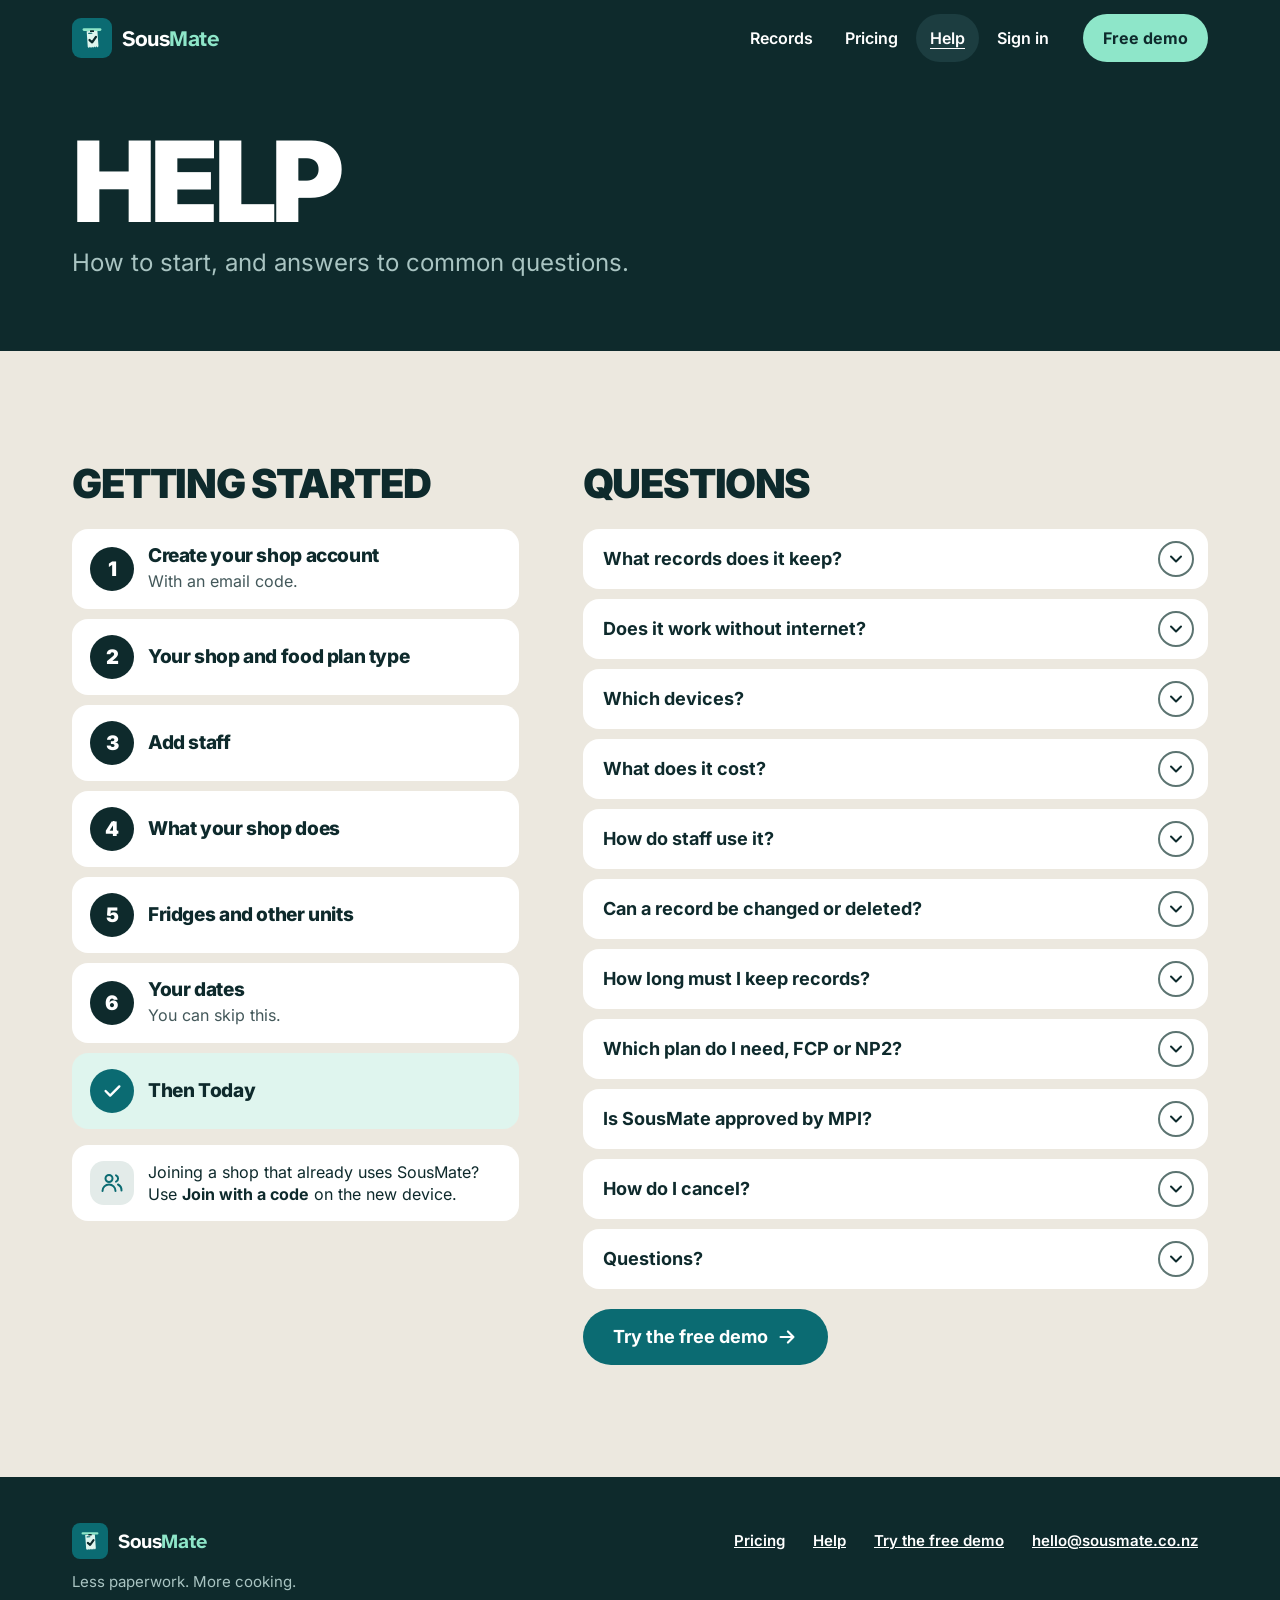
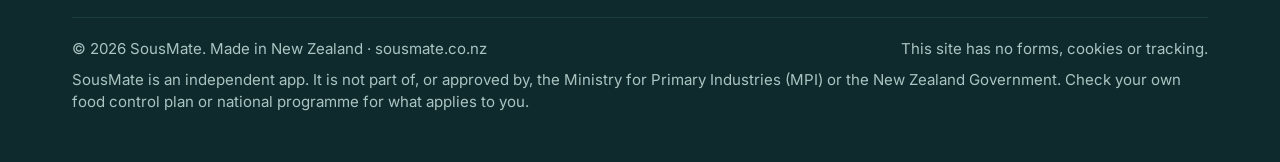
<file: help/index.html>
<!doctype html>
<html lang="en-NZ">
<head>
<meta charset="utf-8">
<meta name="viewport" content="width=device-width, initial-scale=1">
<meta http-equiv="Content-Security-Policy" content="default-src 'self'; script-src 'self'; style-src 'self'; img-src 'self'; font-src 'self'; connect-src 'none'; form-action 'none'; base-uri 'none'; object-src 'none'">
<title>Help: SousMate</title>
<meta name="description" content="How to start with SousMate, and answers to common questions about food safety records for New Zealand kitchens.">
<link rel="canonical" href="https://sousmate.co.nz/help/">
<meta name="theme-color" content="#0E2A2C">
<meta name="color-scheme" content="light">
<link rel="icon" href="/icon.svg" type="image/svg+xml">
<link rel="apple-touch-icon" href="/apple-touch-icon.png">
<meta property="og:type" content="website">
<meta property="og:site_name" content="SousMate">
<meta property="og:title" content="Help: SousMate">
<meta property="og:description" content="How to start with SousMate, and answers to common questions.">
<meta property="og:url" content="https://sousmate.co.nz/help/">
<meta property="og:locale" content="en_NZ">
<meta property="og:image" content="https://sousmate.co.nz/og-image.png">
<meta property="og:image:type" content="image/png">
<meta property="og:image:width" content="1200">
<meta property="og:image:height" content="630">
<meta property="og:image:alt" content="SousMate: Less paperwork. More cooking. A phone showing the Today screen with checks still to do and done.">
<meta name="twitter:card" content="summary_large_image">
<meta name="twitter:image" content="https://sousmate.co.nz/og-image.png">
<meta name="twitter:image:alt" content="SousMate: Less paperwork. More cooking. A phone showing the Today screen with checks still to do and done.">
<link rel="preload" href="/fonts/inter-latin-wght-normal.woff2" as="font" type="font/woff2" crossorigin>
<link rel="stylesheet" href="/site.css">
</head>
<body>
<svg class="sprite" width="0" height="0" aria-hidden="true">
  <defs>
    <symbol id="i-fridge" viewBox="0 0 24 24"><path d="M7 2.5h10a2 2 0 012 2v15a2 2 0 01-2 2H7a2 2 0 01-2-2v-15a2 2 0 012-2zM5 9.5h14M8.5 5.5v1.5M8.5 12.5v3"/></symbol>
    <symbol id="i-cooking" viewBox="0 0 24 24"><path d="M5 10.5h14v6.5a3 3 0 01-3 3H8a3 3 0 01-3-3zM3 10.5h18M10 7.5h4M2.5 13h2.5M19 13h2.5M9 3.5v1.5M12 3v2M15 3.5v1.5"/></symbol>
    <symbol id="i-cooling" viewBox="0 0 24 24"><path d="M8 14.5V5a2 2 0 014 0v9.5a3.5 3.5 0 11-4 0zM10 9.5v7M18 4v11M15.5 12.5L18 15l2.5-2.5"/></symbol>
    <symbol id="i-delivery" viewBox="0 0 24 24"><path d="M2 5.5h11v10H2zM13 8.5h4.2l3.3 3.5v3.5H13M4.5 17.5a2 2 0 104 0a2 2 0 10-4 0M14.5 17.5a2 2 0 104 0a2 2 0 10-4 0"/></symbol>
    <symbol id="i-hothold" viewBox="0 0 24 24"><path d="M3 13h18M5 13v4.5a2 2 0 002 2h10a2 2 0 002-2V13M8 4.5c-1 1.2 1 2.3 0 3.5M12 4.5c-1 1.2 1 2.3 0 3.5M16 4.5c-1 1.2 1 2.3 0 3.5"/></symbol>
    <symbol id="i-problem" viewBox="0 0 24 24"><path d="M10.3 3.9L2.4 18a2 2 0 001.7 3h15.8a2 2 0 001.7-3L13.7 3.9a2 2 0 00-3.4 0zM12 9v4.5M12 17v.5"/></symbol>
    <symbol id="i-training" viewBox="0 0 24 24"><path d="M2 9l10-5 10 5-10 5zM6 11v5c0 1.6 2.7 3 6 3s6-1.4 6-3v-5M22 9v5"/></symbol>
    <symbol id="i-registration" viewBox="0 0 24 24"><path d="M6 2.5h8.5L19 7v14.5H6zM14.5 2.5V7H19M9 12h7M9 16h5"/></symbol>
    <symbol id="i-recall" viewBox="0 0 24 24"><path d="M3.5 8L12 3.5 20.5 8v8L12 20.5 3.5 16zM3.5 8L12 12.5 20.5 8M12 12.5v8"/></symbol>
    <symbol id="i-verify" viewBox="0 0 24 24"><path d="M10.5 18a7.5 7.5 0 110-15 7.5 7.5 0 010 15zM16 16l5 5M7.5 10.5l2 2 4-4"/></symbol>
    <symbol id="i-thermo" viewBox="0 0 24 24"><path d="M10 14.5V5a2 2 0 014 0v9.5a3.5 3.5 0 11-4 0zM12 9.5v7"/></symbol>
    <symbol id="i-calendar" viewBox="0 0 24 24"><path d="M5.5 5h13a2 2 0 012 2v11.5a2 2 0 01-2 2h-13a2 2 0 01-2-2V7a2 2 0 012-2zM3.5 10h17M8 3v4M16 3v4"/></symbol>
    <symbol id="i-bell" viewBox="0 0 24 24"><path d="M6 16v-5a6 6 0 0112 0v5l1.5 2h-15zM10 20.5a2 2 0 004 0"/></symbol>
    <symbol id="i-clock" viewBox="0 0 24 24"><path d="M12 21a9 9 0 100-18 9 9 0 000 18zM12 7v5l3 2"/></symbol>
    <symbol id="i-check" viewBox="0 0 24 24"><path d="M5 12l5 5L20 7"/></symbol>
    <symbol id="i-download" viewBox="0 0 24 24"><path d="M12 4v11M7 10l5 5 5-5M5 20h14"/></symbol>
    <symbol id="i-team" viewBox="0 0 24 24"><path d="M9 11a3.5 3.5 0 100-7 3.5 3.5 0 000 7zM2.5 20a6.5 6.5 0 0113 0M16 4.3a3.5 3.5 0 010 6.4M18 13.5a6.5 6.5 0 013.5 6"/></symbol>
    <symbol id="i-today" viewBox="0 0 24 24"><path d="M4 6l1.5 1.5L8 5M4 12l1.5 1.5L8 11M4 18l1.5 1.5L8 17M11 6.5h9M11 12.5h9M11 18.5h9"/></symbol>
    <symbol id="i-lock" viewBox="0 0 24 24"><path d="M6 11h12v10H6zM8.5 11V7.5a3.5 3.5 0 017 0V11"/></symbol>
    <symbol id="i-history" viewBox="0 0 24 24"><path d="M4 12a8 8 0 102.4-5.7M4 3.5v4.5h4.5M12 8v4l2.5 2"/></symbol>
    <symbol id="i-chevron" viewBox="0 0 24 24"><path d="M9 6l6 6-6 6"/></symbol>
    <symbol id="i-back" viewBox="0 0 24 24"><path d="M15 6l-6 6 6 6"/></symbol>
    <symbol id="i-chev-down" viewBox="0 0 24 24"><path d="M6 9l6 6 6-6"/></symbol>
    <symbol id="i-arrow" viewBox="0 0 24 24"><path d="M5 12h14M13 6l6 6-6 6"/></symbol>
    <symbol id="i-down" viewBox="0 0 24 24"><path d="M12 5v14M6 13l6 6 6-6"/></symbol>
    <symbol id="i-mail" viewBox="0 0 24 24"><path d="M3.5 5.5h17v13h-17zM3.5 6l8.5 7 8.5-7"/></symbol>
    <symbol id="i-wifioff" viewBox="0 0 24 24"><path d="M3 3l18 18M8.5 16.5a5 5 0 017 0M5 12.5a10 10 0 015-2.6M14.5 10a10 10 0 014.5 2.5M2 8.8a15 15 0 014.5-2.9M11 5a15 15 0 0111 3.8M12 20h.01"/></symbol>
    <symbol id="i-devices" viewBox="0 0 24 24"><path d="M3 5h13v9H3zM1.5 17h16M18 9h4v11h-4zM20 17.5h.01"/></symbol>
    <symbol id="i-shield" viewBox="0 0 24 24"><path d="M12 3l8 3.5v5c0 5-3.5 8.3-8 9.5-4.5-1.2-8-4.5-8-9.5v-5zM8.5 12l2.5 2.5 4.5-5"/></symbol>
    <symbol id="i-pen" viewBox="0 0 24 24"><path d="M4 20h4L19 9a2.8 2.8 0 00-4-4L4 16zM13.5 6.5l4 4"/></symbol>
    <symbol id="i-wet" viewBox="0 0 24 24"><path d="M12 3s6 6.5 6 11a6 6 0 01-12 0c0-4.5 6-11 6-11z"/></symbol>
    <symbol id="i-paper" viewBox="0 0 24 24"><path d="M6 2.5h8.5L19 7v14.5H6zM14.5 2.5V7H19M9 12h7M9 16h5"/></symbol>
    <symbol id="i-clean" viewBox="0 0 24 24"><path d="M11 3l1.9 4.6L17.5 9.5l-4.6 1.9L11 16l-1.9-4.6L4.5 9.5l4.6-1.9zM18 14.5l.9 2.1 2.1.9-2.1.9-.9 2.1-.9-2.1-2.1-.9 2.1-.9z"/></symbol>
    <symbol id="i-service" viewBox="0 0 24 24"><path d="M14.7 6.3a4 4 0 00-5.4 5.2L3.5 17.3a1.8 1.8 0 002.5 2.5l5.8-5.8a4 4 0 005.2-5.4l-2.6 2.6-2.3-.4-.4-2.3z"/></symbol>
    <symbol id="i-scale" viewBox="0 0 24 24"><path d="M12 4v15M7 19.5h10M5 7.5h14M5 7.5l-2.5 6a2.5 2.5 0 005 0zM19 7.5l-2.5 6a2.5 2.5 0 005 0z"/></symbol>
    <symbol id="i-gear" viewBox="0 0 24 24"><path d="M12 15a3 3 0 100-6 3 3 0 000 6zM19.4 15a1.65 1.65 0 00.33 1.82l.06.06a2 2 0 11-2.83 2.83l-.06-.06a1.65 1.65 0 00-1.82-.33 1.65 1.65 0 00-1 1.51V21a2 2 0 11-4 0v-.09A1.65 1.65 0 009 19.4a1.65 1.65 0 00-1.82.33l-.06.06a2 2 0 11-2.83-2.83l.06-.06a1.65 1.65 0 00.33-1.82 1.65 1.65 0 00-1.51-1H3a2 2 0 110-4h.09A1.65 1.65 0 004.6 9a1.65 1.65 0 00-.33-1.82l-.06-.06a2 2 0 112.83-2.83l.06.06a1.65 1.65 0 001.82.33H9a1.65 1.65 0 001-1.51V3a2 2 0 114 0v.09a1.65 1.65 0 001 1.51 1.65 1.65 0 001.82-.33l.06-.06a2 2 0 112.83 2.83l-.06.06a1.65 1.65 0 00-.33 1.82V9a1.65 1.65 0 001.51 1H21a2 2 0 110 4h-.09a1.65 1.65 0 00-1.51 1z"/></symbol>
    <symbol id="i-person" viewBox="0 0 24 24"><path d="M12 12a4 4 0 100-8 4 4 0 000 8zM4.5 21a7.5 7.5 0 0115 0"/></symbol>
  </defs>
</svg>

<a class="skip" href="#main">Skip to content</a>

<header class="ink help-hd">
  <div class="wrap top">
    <a class="brand" href="/" aria-label="SousMate, home">
      <img src="/icon.svg" alt="" width="40" height="40">
      <span>Sous<span class="mint">Mate</span></span>
    </a>
    <nav class="nav" aria-label="Main">
      <a class="link" href="/#records">Records</a>
      <a class="link" href="/#pricing">Pricing</a>
      <a class="link" href="/help/" aria-current="page">Help</a>
      <a class="link signin" href="https://app.sousmate.co.nz/#setup/signin">Sign in</a>
      <a class="btn btn-mint" href="https://demo.sousmate.co.nz/">Free demo</a>
    </nav>
  </div>

  <div class="wrap help-copy">
    <h1 class="display">Help</h1>
    <p class="lead sub">How to start, and answers to common questions.</p>
  </div>
</header>

<main id="main">
  <div class="wrap pad helpg">

    <section id="getting-started" aria-labelledby="gs-h">
      <h2 id="gs-h">Getting started</h2>
      <ol class="steps">
        <li><span class="step-n" aria-hidden="true">1</span><div><h3>Create your shop account</h3><p>With an email code.</p></div></li>
        <li><span class="step-n" aria-hidden="true">2</span><div><h3>Your shop and food plan type</h3></div></li>
        <li><span class="step-n" aria-hidden="true">3</span><div><h3>Add staff</h3></div></li>
        <li><span class="step-n" aria-hidden="true">4</span><div><h3>What your shop does</h3></div></li>
        <li><span class="step-n" aria-hidden="true">5</span><div><h3>Fridges and other units</h3></div></li>
        <li><span class="step-n" aria-hidden="true">6</span><div><h3>Your dates</h3><p>You can skip this.</p></div></li>
        <li class="end"><span class="step-n" aria-hidden="true"><svg width="22" height="22" fill="none" stroke="#FFFFFF" stroke-width="2.6" stroke-linecap="round" stroke-linejoin="round" aria-hidden="true"><use href="#i-check"/></svg></span><div><h3>Then Today</h3></div></li>
      </ol>
      <p class="joinn"><span class="ni"><svg width="24" height="24" fill="none" stroke="#0B6B72" stroke-width="2" stroke-linecap="round" stroke-linejoin="round" aria-hidden="true"><use href="#i-team"/></svg></span><span>Joining a shop that already uses SousMate? Use <b>Join with a code</b> on the new device.</span></p>
    </section>

    <section id="faq" aria-labelledby="faq-h">
      <h2 id="faq-h">Questions</h2>
      <div class="faq">
        <details>
          <summary><span>What records does it keep?</span><span class="chev" aria-hidden="true"><svg width="20" height="20" fill="none" stroke="currentColor" stroke-width="2.4" stroke-linecap="round" stroke-linejoin="round" aria-hidden="true"><use href="#i-chev-down"/></svg></span></summary>
          <div class="a"><p>Fridges and chillers, cooking, cooling, deliveries, problems, staff training, equipment and calibration. Hot holding and cleaning too, if you want: those records are optional.</p><p>On SousMate, Inspection day turns them into one PDF for your verifier.</p></div>
        </details>
        <details>
          <summary><span>Does it work without internet?</span><span class="chev" aria-hidden="true"><svg width="20" height="20" fill="none" stroke="currentColor" stroke-width="2.4" stroke-linecap="round" stroke-linejoin="round" aria-hidden="true"><use href="#i-chev-down"/></svg></span></summary>
          <div class="a"><p>Yes. Records save on the device. On SousMate they back up when you're online. On Free they stay on the device.</p></div>
        </details>
        <details>
          <summary><span>Which devices?</span><span class="chev" aria-hidden="true"><svg width="20" height="20" fill="none" stroke="currentColor" stroke-width="2.4" stroke-linecap="round" stroke-linejoin="round" aria-hidden="true"><use href="#i-chev-down"/></svg></span></summary>
          <div class="a"><p>A phone, tablet or PC, in the browser. Nothing to download.</p></div>
        </details>
        <details>
          <summary><span>What does it cost?</span><span class="chev" aria-hidden="true"><svg width="20" height="20" fill="none" stroke="currentColor" stroke-width="2.4" stroke-linecap="round" stroke-linejoin="round" aria-hidden="true"><use href="#i-chev-down"/></svg></span></summary>
          <div class="a"><p>Free is NZ$0: every record on 1 device, and CSV download, always. No backup, PDF or extra devices.</p><p>SousMate is NZ$19.99 a month or NZ$199 a year: backup kept for 4 years, all your devices and the Inspection day PDF.</p>
            <p>One price for the whole shop: no charge per staff member.</p>
          </div>
        </details>
        <details>
          <summary><span>How do staff use it?</span><span class="chev" aria-hidden="true"><svg width="20" height="20" fill="none" stroke="currentColor" stroke-width="2.4" stroke-linecap="round" stroke-linejoin="round" aria-hidden="true"><use href="#i-chev-down"/></svg></span></summary>
          <div class="a"><p>Each person taps their name once per shift, so every record shows who did it. On SousMate, staff on another device join the shop with a code.</p></div>
        </details>
        <details>
          <summary><span>Can a record be changed or deleted?</span><span class="chev" aria-hidden="true"><svg width="20" height="20" fill="none" stroke="currentColor" stroke-width="2.4" stroke-linecap="round" stroke-linejoin="round" aria-hidden="true"><use href="#i-chev-down"/></svg></span></summary>
          <div class="a"><p>A correction is added and the original stays. Nothing is deleted.</p></div>
        </details>
        <details>
          <summary><span>How long must I keep records?</span><span class="chev" aria-hidden="true"><svg width="20" height="20" fill="none" stroke="currentColor" stroke-width="2.4" stroke-linecap="round" stroke-linejoin="round" aria-hidden="true"><use href="#i-chev-down"/></svg></span></summary>
          <div class="a"><p>At least 4 years. See <a href="/#safe">Kept safe</a> for what SousMate does with your records.</p></div>
        </details>
        <details>
          <summary><span>Which plan do I need, FCP or NP2?</span><span class="chev" aria-hidden="true"><svg width="20" height="20" fill="none" stroke="currentColor" stroke-width="2.4" stroke-linecap="round" stroke-linejoin="round" aria-hidden="true"><use href="#i-chev-down"/></svg></span></summary>
          <div class="a"><p>SousMate doesn't decide that. It says which on your registration. Not sure? Ask your council.</p></div>
        </details>
        <details>
          <summary><span>Is SousMate approved by MPI?</span><span class="chev" aria-hidden="true"><svg width="20" height="20" fill="none" stroke="currentColor" stroke-width="2.4" stroke-linecap="round" stroke-linejoin="round" aria-hidden="true"><use href="#i-chev-down"/></svg></span></summary>
          <div class="a"><p>SousMate is an independent app. It is not part of, or approved by, the Ministry for Primary Industries (MPI) or the New Zealand Government. Check your own food control plan or national programme for what applies to you.</p></div>
        </details>
        <details>
          <summary><span>How do I cancel?</span><span class="chev" aria-hidden="true"><svg width="20" height="20" fill="none" stroke="currentColor" stroke-width="2.4" stroke-linecap="round" stroke-linejoin="round" aria-hidden="true"><use href="#i-chev-down"/></svg></span></summary>
          <div class="a"><p>Cancelling stops at the end of the period you've paid for. Then your shop moves to Free.</p></div>
        </details>
        <details>
          <summary><span>Questions?</span><span class="chev" aria-hidden="true"><svg width="20" height="20" fill="none" stroke="currentColor" stroke-width="2.4" stroke-linecap="round" stroke-linejoin="round" aria-hidden="true"><use href="#i-chev-down"/></svg></span></summary>
          <div class="a"><p>Email <a href="mailto:hello@sousmate.co.nz">hello@sousmate.co.nz</a></p></div>
        </details>
      </div>
      <div class="btns mt20">
        <a class="btn btn-teal" href="https://demo.sousmate.co.nz/">Try the free demo
          <svg width="22" height="22" fill="none" stroke="currentColor" stroke-width="2.4" stroke-linecap="round" stroke-linejoin="round" aria-hidden="true"><use href="#i-arrow"/></svg></a>
      </div>
    </section>

  </div>
</main>

<footer>
  <div class="wrap foot">
    <div class="foot-id">
      <a class="brand" href="/" aria-label="SousMate, home"><img src="/icon.svg" alt="" width="36" height="36"><span>Sous<span class="mint">Mate</span></span></a>
      <p>Less paperwork. More cooking.</p>
    </div>
    <ul aria-label="More">
      <li><a href="/#pricing">Pricing</a></li>
      <li><a href="/help/">Help</a></li>
      <li><a href="https://demo.sousmate.co.nz/">Try the free demo</a></li>
      <li><a href="mailto:hello@sousmate.co.nz">hello@sousmate.co.nz</a></li>
    </ul>
    <div class="fine">
      <p>© 2026 SousMate. Made in New Zealand · sousmate.co.nz</p>
      <p>This site has no forms, cookies or tracking.</p>
      <p>SousMate is an independent app. It is not part of, or approved by, the Ministry for Primary Industries (MPI) or the New Zealand Government. Check your own food control plan or national programme for what applies to you.</p>
    </div>
  </div>
</footer>
</body>
</html>
</file>
<file: site.css>
/* Kitchen ink tokens: docs/design/design-system.md section 1, with visual refresh B Honey (section 27, src/index.css):
   warm page, 3:1 card edges, typed record tiles, honey only for progress / done (never text, never a border on a light
   surface, never on a warning or a due state). The page is light only. */
:root{
  --ink:#0E2A2C; --ink-raised:#1C3D40; --teal:#0B6B72; --teal-dark:#08555B;
  --mint:#8EE6C9; --wash:#DFF5EE; --surface:#E7EEEC; --paper:#FFFFFF; --quiet:#F3F7F6;
  --bg:#ECE8DF; --band:#E2DCCF; --edge:#7D776B; --shadow:0 1px 2px rgba(14,42,44,.14); --btn2-edge:#5C7471;
  --honey:#F4C152; --on-honey:#0E2A2C;
  --muted:#43585A; --muted-ink:#A9C4C2; --line:#7D776B; --warn:#A9440C; --warn-dark:#7E3209; --warn-tint:#FBE6D9;
  --wrap:1200px;
  /* landing-polish (2026-11-07): the app's warm row divider (design-system 35), decoration only */
  --divider:#E6E1D6;
  /* Phone mock-ups and the try-it card: the app as shipped, Honey light (src/index.css :root, design-system.md
     sections 17 and 27). Mock-ups only. */
  --m-bg:#ECE8DF; --m-card:#FFFFFF; --m-muted:#43585A; --m-line-input:#5C7471; --m-icon:#E3EBE9;
  --m-edge:#7D776B; --m-shadow:0 1px 2px rgba(14,42,44,.14); --m-done:#DFF5EE; --m-disabled:#D5DFDC;
  --m-btn2-edge:#5C7471; --m-chip-edge:#5C7471; --m-opt-edge:#7D776B; --m-track:#E7E2D6;
  /* Record-type tiles (design-system 27): fill / icon, all 5:1 or more */
  --t-fridge-bg:#DCEAF7; --t-fridge-fg:#1D5A93; --t-cooling-bg:#D3EEF0; --t-cooling-fg:#0B6B72;
  --t-cooking-bg:#EEDFF3; --t-cooking-fg:#6E3A80; --t-delivery-bg:#DDEFD9; --t-delivery-fg:#2E6A2A;
  --t-hothold-bg:#E2E3F6; --t-hothold-fg:#3E4396; --t-reheat-bg:#EEE8DC; --t-reheat-fg:#6A5730;
  --t-reg-bg:#E1E7EE; --t-reg-fg:#33495F;
  color-scheme:light;
}
*,*::before,*::after{box-sizing:border-box}
html{-webkit-text-size-adjust:100%}
@media (prefers-reduced-motion:no-preference){html{scroll-behavior:smooth}}
/* Inter variable (SIL OFL 1.1, fonts/OFL-Inter.txt), self-hosted: no request to Google or any other origin. */
@font-face{font-family:'Inter Variable';font-style:normal;font-display:swap;font-weight:100 900;src:url('fonts/inter-latin-ext-wght-normal.woff2') format('woff2-variations');unicode-range:U+0100-02BA,U+02BD-02C5,U+02C7-02CC,U+02CE-02D7,U+02DD-02FF,U+0304,U+0308,U+0329,U+1D00-1DBF,U+1E00-1E9F,U+1EF2-1EFF,U+2020,U+20A0-20AB,U+20AD-20C0,U+2113,U+2C60-2C7F,U+A720-A7FF}
@font-face{font-family:'Inter Variable';font-style:normal;font-display:swap;font-weight:100 900;src:url('fonts/inter-latin-wght-normal.woff2') format('woff2-variations');unicode-range:U+0000-00FF,U+0131,U+0152-0153,U+02BB-02BC,U+02C6,U+02DA,U+02DC,U+0304,U+0308,U+0329,U+2000-206F,U+20AC,U+2122,U+2191,U+2193,U+2212,U+2215,U+FEFF,U+FFFD}
@font-face{font-family:'Atkinson Hyperlegible Next';font-style:normal;font-display:swap;font-weight:200 800;src:url('fonts/atkinson-hyperlegible-next-latin-wght-normal.woff2') format('woff2-variations');unicode-range:U+0000-00FF,U+0131,U+0152-0153,U+02BB-02BC,U+02C6,U+02DA,U+02DC,U+0304,U+0308,U+0329,U+2000-206F,U+20AC,U+2122,U+2191,U+2193,U+2212,U+2215,U+FEFF,U+FFFD}
body{margin:0;font-family:'Inter Variable','Inter',system-ui,-apple-system,'Segoe UI',sans-serif;color:var(--ink);background:var(--bg);font-size:18px;line-height:1.5;overflow-x:hidden}
img,svg{display:block}
h1,h2,h3,p{margin:0}
a{color:var(--teal)}
a:hover{color:var(--teal-dark)}
:focus-visible{outline:3px solid var(--teal);outline-offset:3px}
.ink :focus-visible,.cta :focus-visible{outline-color:var(--mint)}
.cta :focus-visible{outline-color:var(--paper)}
.skip{position:absolute;left:12px;top:-100px;z-index:10;background:var(--mint);color:var(--ink);font-weight:700;padding:12px 18px;border-radius:9999px;text-decoration:none}
.skip:focus{top:12px}
.wrap{max-width:var(--wrap);margin:0 auto;padding:0 20px}
@media (min-width:720px){.wrap{padding:0 32px}}

/* type */
.display{font-weight:900;text-transform:uppercase;letter-spacing:-0.045em;line-height:.88;overflow-wrap:break-word}
/* body hides sideways overflow, so a word wider than its box would be cut, not scrolled: break it instead (never needed at tested widths) */
.pc h3{overflow-wrap:break-word}
h1.display{font-size:clamp(44px,13vw,112px);letter-spacing:-0.05em}
h2.display{font-size:clamp(36px,8vw,80px)}
.lead{font-size:clamp(19px,2.2vw,24px);line-height:1.35}
.mint{color:var(--mint)}
.kicker{font-size:15px;font-weight:700;letter-spacing:.02em;text-transform:uppercase;color:var(--teal-dark)}
.ink .kicker{color:var(--mint)}

/* buttons: pills, no shadows */
.btns{display:flex;flex-wrap:wrap;gap:12px}
.btn{display:inline-flex;align-items:center;justify-content:center;gap:8px;min-height:56px;padding:0 28px;border-radius:9999px;font-weight:700;font-size:18px;text-decoration:none;border:2px solid transparent;transition:background-color .15s,color .15s}
.btn svg{flex:none}
.btn-mint{background:var(--mint);color:var(--ink)}
.btn-mint:hover{background:#B5F0DC;color:var(--ink)}
.btn-ghost{border-color:#FFFFFF;color:#FFFFFF}
.btn-ghost:hover{background:#FFFFFF;color:var(--ink)}
.btn-teal{background:var(--teal);color:#FFFFFF}
.btn-teal:hover{background:var(--teal-dark);color:#FFFFFF}
.btn-line{border-color:var(--btn2-edge);color:var(--ink);background:var(--paper)}
.btn-line:hover{background:var(--wash);color:var(--ink)}
.btn-white{background:#FFFFFF;color:var(--ink)}
.btn-white:hover{background:var(--wash);color:var(--ink)}
@media (prefers-reduced-motion:reduce){.btn{transition:none}}

/* header */
.ink{background:var(--ink);color:#FFFFFF}
.top{display:flex;align-items:center;justify-content:space-between;gap:12px;padding-top:14px;padding-bottom:14px}
.brand{display:inline-flex;align-items:center;gap:10px;min-height:48px;color:#FFFFFF;text-decoration:none;font-family:'Atkinson Hyperlegible Next','Inter Variable','Inter',system-ui,sans-serif;font-weight:700;font-size:22px;letter-spacing:-0.02em}
.brand img{width:40px;height:40px}
.brand:hover{color:#FFFFFF}
.nav{display:flex;align-items:center;gap:4px}
.nav a.link{display:none;align-items:center;min-height:48px;padding:0 14px;border-radius:9999px;color:#FFFFFF;text-decoration:none;font-weight:600;font-size:16px}
.nav a.link:hover{background:var(--ink-raised);color:#FFFFFF}
.nav .btn{min-height:48px;padding:0 18px;font-size:16px}
@media (min-width:860px){.nav a.link{display:inline-flex}}
/* Sign in stays visible on phones too (the other links fold away below 860 px). */
.nav a.signin{display:inline-flex;white-space:nowrap;margin-right:16px}
.nav .btn{white-space:nowrap}
/* Under 460 px: tighten the header so brand, Sign in and Free demo fit on one line, with room for a 17 px desktop
   scrollbar (a narrow desktop window cut Free demo off at 360-366 and 420-426 px). Under 360 px the brand word
   folds away (the icon stays, and the link keeps its aria-label). Targets stay 48 px tall. */
@media (max-width:459px){.top{gap:6px}.nav{gap:2px}.brand{gap:7px;font-size:19px}.brand img{width:32px;height:32px}.nav a.signin{padding:0 8px;font-size:15px;margin-right:4px}.nav .btn{padding:0 12px;font-size:15px}}
@media (max-width:359px){.brand > span{display:none}}

/* hero */
.hero{display:grid;gap:40px;padding-top:36px;padding-bottom:0;align-items:end}
.hero-copy{display:flex;flex-direction:column;gap:24px;padding-bottom:8px}
.hero .sub{color:var(--muted-ink);max-width:560px}
.hero .sub b{color:#FFFFFF;font-weight:700}
.for{font-size:15px;color:var(--muted-ink);max-width:520px}
.hero-phone{display:flex;justify-content:center;margin-bottom:-120px}
@media (min-width:980px){
  .hero{grid-template-columns:minmax(0,1.35fr) minmax(0,1fr);padding-top:56px}
  .hero-copy{padding-bottom:180px}
}
.after-hero{height:150px;background:var(--bg)}

/* phone mock-ups (HTML copies of the prototype boards and the live app, decorative). Boards: Main, Due, History,
   Fridge, FreezerTemp; design-system.md sections 12 (header, section heading, bottom nav) and 13 (sign slot, countdown bar, period select). */
figure{margin:0}
.phone{--z:.74;width:calc(390px * var(--z) + 20px);border:10px solid var(--ink);border-radius:46px;background:linear-gradient(var(--ink) 50%,var(--m-bg) 50%);overflow:hidden;flex:none}
.ink .phone{border-color:var(--ink-raised)}
/* narrow phones (320-389 px): the how-it-works and What's due phones fit the 280 px column */
@media (max-width:389px){.how .phone,.dueg .phone{--z:.66}}
@media (min-width:420px){.phone{--z:.8}}
@media (min-width:980px){.hero-phone .phone,.how .phone,.dueg .phone{--z:.9}}
.screen{zoom:var(--z);width:390px;height:760px;display:flex;flex-direction:column;background:linear-gradient(var(--ink) 40px,var(--m-bg) 40px);color:var(--ink);font-size:16px;line-height:1.3;overflow:hidden;position:relative}
.screen.tall{height:800px}
.screen.round{height:860px}
.screen.today{height:850px}
/* Header A on the main tabs: shop name, NZ date, big title (44 px on phones, same on every tab) */
.hd{flex:none;position:relative;z-index:1;background:var(--ink);color:#FFFFFF;border-radius:0 0 28px 28px;padding:10px 20px 20px;display:flex;flex-direction:column}
.hd.flat{border-radius:0}
/* room for the phone frame's rounded top corners (a status-bar area), so no header text is clipped */
.screen>.hd:first-child{padding-top:30px}
.hd-proto{margin-bottom:4px;font-size:12px;line-height:1.25;color:var(--muted-ink)}
.hd-top{display:flex;align-items:center;gap:12px;min-height:48px}
.hd-lines{flex:1;min-width:0}
.hd-shop{font-size:15px;font-weight:700;line-height:1.25;white-space:nowrap}
.hd-date{margin-top:2px;font-size:14px;line-height:1.25;color:var(--muted-ink);white-space:nowrap}
.hd-title{margin-top:10px;font-size:44px;line-height:.9;font-weight:900;letter-spacing:-0.045em;text-transform:uppercase;white-space:nowrap}
/* sub-screen header: Back + smaller title (32 px) */
.sub-top{display:flex;align-items:center;justify-content:space-between;gap:8px;min-height:48px}
.sub-top .hd-proto{margin:0}
.back{display:flex;align-items:center;gap:4px;font-size:15px;font-weight:600}
.sub-title{margin-top:6px;font-size:32px;line-height:.95;font-weight:900;letter-spacing:-0.045em;text-transform:uppercase}
.rule{display:flex;align-items:center;justify-content:space-between;gap:10px;margin-top:12px}
.rule b{display:flex;align-items:center;gap:6px;font-size:16px}
.rule u{font-size:15px;font-weight:700}
.sb{flex:1;padding:16px;display:flex;flex-direction:column;gap:12px;overflow:hidden}
/* shift chip */
.chip{flex:none;display:flex;align-items:center;gap:8px;height:48px;padding:0 14px 0 8px;border-radius:9999px;background:var(--ink-raised);font-weight:600;font-size:15px}
.av{width:32px;height:32px;border-radius:9999px;background:var(--mint);color:var(--ink);display:flex;align-items:center;justify-content:center;font-weight:700}
/* Today */
/* B-79: the count pill sits on the TODAY row, right-aligned and centred on the heading; the ink panel under the header is only its 8 px rounded end */
.hd-trow{display:flex;flex-wrap:wrap;align-items:center;justify-content:space-between;column-gap:12px;row-gap:10px;margin-top:10px}
.hd-trow .hd-title{margin-top:0}
.hd-trow .pill-m{white-space:nowrap}
.thero{flex:none;margin:-16px -16px 4px;min-height:8px;background:var(--ink);border-radius:0 0 28px 28px / 0 0 8px 8px}
/* honey count pill (design-system 27): ink text on honey, never honey text */
.pill-m{display:inline-flex;align-items:center;gap:8px;min-height:36px;padding:0 16px;border-radius:9999px;background:var(--honey);color:var(--on-honey);font-weight:700;font-size:15px}
.backed{display:inline-flex;align-items:center;gap:6px;font-size:13px;color:var(--muted-ink)}
.banner{display:flex;align-items:center;gap:12px;min-height:52px;padding:8px 12px 8px 14px;border-radius:28px;background:var(--m-card);border:2px solid var(--warn);font-size:15px}
.banner span{flex:1}
.banner b{color:var(--warn-dark)}
.banner i{font-style:normal;color:var(--m-muted)}
.quick{display:grid;grid-template-columns:repeat(3,1fr);gap:8px}
.quick div{height:84px;border-radius:20px;background:var(--m-card);border:1px solid var(--m-edge);box-shadow:var(--m-shadow);display:flex;flex-direction:column;align-items:center;justify-content:center;gap:6px;font-weight:700;font-size:15px}
.quick .ico{width:40px;height:40px;border-radius:12px}
/* section heading: one style, uppercase */
.h2s{font-weight:900;font-size:20px;line-height:1.1;letter-spacing:-0.03em;text-transform:uppercase;display:flex;align-items:center;gap:8px;margin-top:8px}
.h2s .tag{text-transform:none;letter-spacing:0}
.n{display:inline-flex;min-width:22px;height:22px;padding:0 6px;border-radius:20px;background:var(--ink);color:var(--m-bg);font-size:13px;letter-spacing:0;align-items:center;justify-content:center}
/* cards: a 1 px edge and a slight shadow (contrast-a 5.1); Done on the mint wash; optional cards see-through and dashed (5.5) */
.card{background:var(--m-card);border:1px solid var(--m-edge);box-shadow:var(--m-shadow);border-radius:20px;padding:12px 14px 12px 12px;display:flex;gap:12px;align-items:center;min-height:56px}
.card.done{background:var(--m-done)}
.card.opt{background:transparent;box-shadow:none;border:1.5px dashed var(--m-opt-edge)}
.ico{flex:none;width:44px;height:44px;border-radius:14px;background:var(--tb,var(--m-icon));display:flex;align-items:center;justify-content:center}
.ico svg{stroke:var(--tf,#0B6B72)}
/* record-type tiles: the icon and the title always stay, so colour is never the only cue */
.t-fridge{--tb:var(--t-fridge-bg);--tf:var(--t-fridge-fg)}.t-cooling{--tb:var(--t-cooling-bg);--tf:var(--t-cooling-fg)}
.t-cooking{--tb:var(--t-cooking-bg);--tf:var(--t-cooking-fg)}.t-delivery{--tb:var(--t-delivery-bg);--tf:var(--t-delivery-fg)}
.t-hothold{--tb:var(--t-hothold-bg);--tf:var(--t-hothold-fg)}.t-reheat{--tb:var(--t-reheat-bg);--tf:var(--t-reheat-fg)}
.t-reg{--tb:var(--t-reg-bg);--tf:var(--t-reg-fg)}
/* go-circle: the one filled "open this" mark on a Still to do card */
.gocirc{flex:none;width:40px;height:40px;border-radius:9999px;background:var(--teal);display:flex;align-items:center;justify-content:center}
.secq{display:flex;flex-direction:column;gap:2px;margin-top:4px;padding-top:12px;border-top:1px dashed var(--m-line-input)}
.secq .h2s{margin:0;font-size:16px}
.secq p{font-size:14px;color:var(--m-muted)}
.otag{display:inline-block;font-size:13px;font-weight:700;padding:2px 8px;border-radius:9999px;border:1.5px solid currentColor;color:var(--m-muted);letter-spacing:0;text-transform:none;white-space:nowrap}
.ct{font-size:18px;line-height:1.1;font-weight:700;letter-spacing:-0.01em}
.cs{margin-top:2px;font-size:15px;color:var(--m-muted);display:flex;align-items:center;gap:6px}
.cs.warn{color:var(--warn-dark);font-weight:700}
.grow{flex:1;min-width:0}
.dots{display:inline-flex;gap:4px}
/* Today fridge dots (design-system 27): honey fill with a 2 px ink edge for the 3:1 */
.dots i{width:12px;height:12px;border-radius:6px;border:2px solid var(--ink)}
.dots i.on{background:var(--honey)}
.stamp{flex:none;display:inline-flex;align-items:center;gap:4px;height:28px;padding:0 10px;border-radius:9999px;background:#FFFFFF;color:var(--teal-dark);font-weight:700;font-size:13px;white-space:nowrap}
/* Done stamp: an ink tick on a 16 px honey dot, plus the word Done */
.stamp .tk{display:inline-flex;width:16px;height:16px;border-radius:9999px;background:var(--honey);color:var(--on-honey);align-items:center;justify-content:center;font-size:11px}
/* bottom nav: strip + pill, current tab in mint */
.sdock{position:absolute;left:0;right:0;bottom:0;z-index:2;padding:12px;background:linear-gradient(to bottom,rgba(236,232,223,0) 0,var(--m-bg) 12px);display:flex;flex-direction:column;gap:10px}
.snav{display:grid;grid-template-columns:repeat(4,1fr);gap:2px;padding:4px;border:1px solid var(--ink);border-radius:9999px;background:var(--ink)}
.snav span{height:56px;border-radius:9999px;display:flex;flex-direction:column;align-items:center;justify-content:center;gap:2px;font-size:13px;font-weight:600;letter-spacing:-0.01em;color:#FFFFFF;white-space:nowrap}
.snav span.on{background:var(--mint);color:var(--ink);font-weight:700}
/* What's due date cards with the countdown bar */
.due{background:var(--m-card);border:1px solid var(--m-edge);box-shadow:var(--m-shadow);border-radius:20px;padding:12px 14px 12px 12px;display:flex;flex-direction:column;gap:8px}
.row{display:flex;align-items:center;gap:10px}
.dtl{flex:1;min-width:0;display:flex;flex-direction:column;align-items:flex-start;gap:4px}
.why{font-size:15px;font-weight:700;color:var(--teal);text-decoration:underline}
/* card corner pencil (design-system 28): 44 px outline circle */
.pen{flex:none;width:44px;height:44px;margin:-6px 0;border-radius:9999px;border:2px solid var(--m-btn2-edge);color:var(--ink);display:flex;align-items:center;justify-content:center}
.numrow{display:flex;align-items:baseline;gap:8px;padding-left:54px;font-size:16px;font-weight:700}
.num{font-size:32px;line-height:1;font-weight:800;letter-spacing:-0.02em;color:var(--teal)}
.cd{padding-left:54px;display:flex;flex-direction:column;gap:6px}
.cd-track{height:8px;border-radius:9999px;background:var(--m-track);overflow:hidden}
.cd-track i{display:block;height:8px;border-radius:9999px}
.cd-lbl{display:flex;flex-wrap:wrap;justify-content:space-between;gap:2px 12px;font-size:14px;line-height:1.3;color:var(--m-muted)}
.cd-lbl b{color:var(--ink);font-weight:700}
.help{padding-left:54px;font-size:14px;line-height:1.35;color:var(--m-muted)}
.tag{display:inline-block;font-size:13px;font-weight:700;padding:2px 8px;border-radius:9999px;border:1.5px solid currentColor;white-space:nowrap}
/* state tags as the app (Reminders dates): Coming up = ink outline, All good = mint wash with a teal edge */
.tag.up{color:var(--ink)}
.tag.good{background:var(--wash);color:var(--teal-dark);border-color:var(--teal-dark)}
.go{height:48px;border-radius:9999px;border:2px solid var(--teal);background:var(--teal);color:#FFFFFF;font-weight:700;font-size:15px;display:flex;align-items:center;justify-content:center;gap:6px}
figcaption{margin-top:14px;text-align:center;font-size:15px;font-weight:600;color:var(--muted)}
.ink figcaption{color:var(--muted-ink)}

/* sections */
section{scroll-margin-top:16px}
.pad{padding-top:72px;padding-bottom:72px}
@media (min-width:980px){.pad{padding-top:112px;padding-bottom:112px}}
.stack{display:flex;flex-direction:column;gap:20px}

/* product cards, right under the hero (Due, Fridge and Verify boards) */
.vh{position:absolute;width:1px;height:1px;margin:-1px;padding:0;overflow:hidden;clip:rect(0 0 0 0);white-space:nowrap;border:0}
.pcards{display:grid;gap:16px;padding-bottom:24px}
@media (min-width:760px){.pcards{grid-template-columns:repeat(2,minmax(0,1fr))}.pc3{grid-column:1 / -1}}
.pc{border-radius:20px;padding:28px 20px 32px;display:flex;flex-direction:column;gap:28px;overflow:hidden;min-width:0}
@media (min-width:420px){.pc{padding:32px 24px 36px}}
@media (min-width:980px){.pc{padding:44px 40px 48px}}
.pc1{background:var(--mint);color:var(--ink)}
.pc2{background:var(--ink);color:#FFFFFF}
.pc3{background:var(--paper);color:var(--ink)}
.pc-copy{display:flex;flex-direction:column;gap:12px;max-width:520px}
.pc h3{font-weight:900;font-size:clamp(32px,4.4vw,48px);line-height:1;letter-spacing:-0.04em}
.pc-copy p{font-size:18px;line-height:1.45}
.pc1 .pc-copy p{color:var(--ink)}
.pc2 .pc-copy p{color:var(--muted-ink)}
.pc3 .pc-copy p{color:var(--muted)}
.pc-vis{display:flex;justify-content:center;margin-top:auto}
.pc .phone{--z:.66}
.pc2 .phone{border-color:var(--ink-raised)}
/* all three cards: same phone height as the fridge round screen */
.pc1 .screen,.pc3 .screen{height:860px}
/* cards lift a little under a mouse pointer; touch screens and reduced motion keep them still */
@media (hover:hover) and (prefers-reduced-motion:no-preference){
  .pc{transition:transform .25s ease}
  .pc:hover{transform:translateY(-8px)}
  .pc .phone{transition:transform .35s ease}
  .pc:hover .phone{transform:translateY(-6px)}
}
@media (min-width:390px){.pc .phone{--z:.7}}
@media (min-width:420px){.pc .phone{--z:.74}}
@media (min-width:760px){.pc .phone{--z:.66}}
@media (min-width:980px){.pc .phone{--z:.8}}
/* card 3: the same phone as cards 1 and 2; PDF page 1 lies over its lower corner, below the heading and the ring.
   --pcpb = the bottom padding of cards 1 and 2 (card 3 takes 1px less for its border), so the page rises from the card's bottom edge. */
.pc3{--pcpb:32px;padding-bottom:calc(var(--pcpb) - 1px)}
.pc3 .pc-vis{position:relative;align-self:center}
.pc3 .pc-paper{position:absolute;z-index:2;right:4px;bottom:calc(1px - var(--pcpb));pointer-events:none}
.pc3 .paper{--pz:.42;border:2px solid var(--line);border-bottom:0;box-shadow:0 -6px 20px rgba(14,42,44,.18)}
@media (min-width:390px){.pc3 .pc-paper{right:-14px}.pc3 .paper{--pz:.45}}
@media (min-width:420px){.pc3{--pcpb:36px}.pc3 .paper{--pz:.47}}
/* 760-1099 px: card 3 spans the row; text on the left, phone on the right, the page reaches into the space below the text */
@media (min-width:760px){
  .pc3{display:grid;grid-template-columns:minmax(0,1fr) auto;column-gap:32px}
  .pc3 .pc-copy{grid-column:1;grid-row:1}
  .pc3 .pc-vis{grid-column:2;grid-row:1;align-self:end}
  .pc3 .pc-paper{right:calc(100% - 36px)}
  .pc3 .paper{--pz:.54}
}
@media (min-width:980px){.pc3{--pcpb:48px;column-gap:56px}.pc3 .paper{--pz:.62}}
/* gauge and status boxes (fridge round, how-it-works phone and the try-it card) */
.deg{font-size:22px;font-weight:800;color:var(--m-muted);letter-spacing:-0.02em}
.track{position:relative;height:28px;border-radius:20px;background:var(--quiet);border:2px solid var(--m-line-input)}
.track .safe{position:absolute;left:0;top:0;bottom:0;width:50%;background:var(--wash);border-right:2px solid var(--teal);border-radius:9999px 0 0 9999px;display:flex;align-items:center;gap:4px;padding-left:8px;font-size:13px;font-weight:700;color:var(--teal-dark)}
.track .tw{position:absolute;right:10px;top:0;bottom:0;display:flex;align-items:center;font-size:13px;font-weight:700;color:var(--warn-dark)}
.track .mark{position:absolute;top:-8px;bottom:-8px;width:6px;margin-left:-3px;border-radius:3px;background:var(--ink);border:2px solid #FFFFFF;box-sizing:content-box}
.five{text-align:center;font-size:13px;font-weight:700;color:var(--m-muted);margin-top:2px}
.okline{padding:10px 12px;border-radius:28px;background:var(--wash);color:var(--teal-dark);font-weight:700;font-size:16px}
/* signed temperature field: sign slot inside the border on the left, number, then °C (design-system 13) */
.sfield{display:flex;align-items:center;gap:4px;height:64px;border:2px solid var(--m-line-input);border-radius:16px;background:#FFFFFF;padding:0 14px 0 6px}
.sfield .sign{flex:none;width:48px;height:48px;border-radius:12px;border:1.5px solid var(--m-line-input);background:var(--m-icon);color:var(--ink);display:flex;align-items:center;justify-content:center;padding:0 0 3px;font-size:30px;line-height:1;font-weight:800}
.sfield .sv{flex:1;min-width:0;padding-left:10px;font-size:32px;font-weight:800;letter-spacing:-0.02em}
.sfield .sv.ph{color:#A3B5B2}
.readback{font-size:15px;font-weight:700}
/* fridge round */
.fcard{background:var(--m-card);border:1px solid var(--m-edge);box-shadow:var(--m-shadow);border-radius:20px;padding:14px 16px 16px;display:flex;flex-direction:column;gap:10px}
.vcard{background:var(--m-card);border:1px solid var(--m-edge);box-shadow:var(--m-shadow);border-radius:20px;padding:14px 16px}
.whorow{display:flex;align-items:center;gap:10px;min-height:48px;font-size:16px}
.whorow b{font-weight:700}
/* the who-row Change is a real outline button (contrast-a 5.3) */
.whorow u{flex:none;display:inline-flex;align-items:center;min-height:44px;padding:0 14px;border-radius:9999px;border:2px solid var(--m-btn2-edge);background:#FFFFFF;color:var(--ink);font-weight:700;font-size:15px;text-decoration:none}
.timef{display:flex;align-items:center;gap:10px;padding-top:8px;border-top:1px solid #DDE6E4}
.timef p{font-size:15px;font-weight:700}
.timef .in{flex:1;height:48px;border:2px solid var(--m-line-input);border-radius:16px;display:flex;align-items:center;padding:0 14px;font-size:16px}
.chk{background:var(--m-done);border:1px solid var(--m-edge);box-shadow:var(--m-shadow);border-radius:20px;padding:12px 14px 12px 16px;min-height:56px;display:flex;align-items:center;gap:10px}
.chk .t{font-size:25px;color:var(--teal);font-weight:800;letter-spacing:-0.02em}
.okp{display:inline-flex;align-items:center;padding:1px 8px;border-radius:20px;background:#FFFFFF;color:var(--teal-dark);font-weight:700;font-size:14px}
.save{height:56px;border-radius:9999px;background:var(--teal);color:#FFFFFF;display:flex;align-items:center;justify-content:center;font-weight:700;font-size:17px}
.save.off{background:var(--m-disabled);color:var(--m-muted)}
/* freezer docket in the round (contrast-a crit. 5): the optional signed field first, then the filled Still frozen toggle
   (ring mark = not pressed), then Not frozen or freezer fault as a neutral 48 px outline button */
.fzname{font-size:18px;font-weight:700;letter-spacing:-0.01em}
.flbl{font-size:15px;font-weight:700}
.sfield.small{height:56px}
.sfield.small .sv{font-size:28px}
.hint{font-size:14px;line-height:1.35;color:var(--m-muted)}
.fz{display:flex;align-items:center;justify-content:center;gap:10px;min-height:56px;border-radius:9999px;border:2px solid var(--teal);background:var(--teal);color:#FFFFFF;font-weight:700;font-size:17px}
.fz .mk{flex:none;width:24px;height:24px;border-radius:12px;border:2.5px solid currentColor}
.btn2{display:flex;align-items:center;justify-content:center;min-height:48px;padding:0 16px;border-radius:9999px;border:2px solid var(--m-btn2-edge);background:#FFFFFF;color:var(--ink);font-weight:700;font-size:15px;text-align:center}
/* choice chips with a 2 px edge (contrast-a 5.4); the chosen one is ink */
.chips{display:flex;flex-wrap:wrap;gap:8px}
.chips span{display:inline-flex;align-items:center;min-height:48px;padding:0 14px;border-radius:9999px;border:2px solid var(--m-chip-edge);background:#FFFFFF;font-size:15px;font-weight:700}
.chips span.on{background:var(--ink);border-color:var(--ink);color:#FFFFFF}
.lbl{font-size:16px;font-weight:700}
.lnk{display:inline-flex;align-items:center;min-height:44px;font-size:15px;font-weight:700;color:var(--teal);text-decoration:underline;text-underline-offset:3px}
.range{display:flex;align-items:center;gap:8px;min-height:48px}
.range p{flex:1;font-size:16px;font-weight:700}
.ans{display:flex;align-items:center;justify-content:center;min-height:56px;border-radius:9999px;font-weight:700;font-size:17px}
.ans.ok{background:var(--teal);color:#FFFFFF}
.ans.bad{border:2px solid var(--warn);background:#FFFFFF;color:var(--warn-dark)}
/* History: Inspection day */
.pbox{background:var(--ink);color:#FFFFFF;border-radius:20px;padding:16px;display:flex;flex-direction:column;align-items:flex-start;gap:12px}
.psel{display:inline-flex;align-items:center;gap:12px;height:48px;padding:0 14px 0 16px;border-radius:9999px;border:2px solid #6F8E8C;background:var(--ink-raised);font-size:16px;font-weight:700;white-space:nowrap}
.prange{font-size:15px;color:var(--muted-ink);white-space:nowrap}
.prange b{color:#FFFFFF}
.ringrow{display:flex;align-items:center;gap:14px}
.ring{position:relative;width:84px;height:84px;flex:none}
.ring b{position:absolute;inset:0;display:flex;flex-direction:column;align-items:center;justify-content:center;font-size:22px;line-height:1;color:var(--teal);font-weight:800}
.ring b small{font-size:13px;font-weight:400;color:var(--m-muted);margin-top:2px}
.vh2{font-size:16px;font-weight:700;margin-bottom:2px}
.vh2.q{color:var(--m-muted);margin-top:12px}
.vh2.q span{font-weight:400;font-size:14px}
.vr{display:flex;align-items:center;gap:10px;border-bottom:1px solid #DDE6E4;padding:7px 0;min-height:40px;font-size:15px}
.vr span{flex:1}
.vr b{font-size:18px;letter-spacing:-0.01em}
.vr.q{color:var(--m-muted)}
.vprob{display:flex;align-items:center;gap:10px;padding:10px 0 2px;font-size:15px;font-weight:700;color:var(--warn-dark)}
/* PDF page 1 (verifier PDF, sample) */
.paper{--pz:.6;flex:none;width:calc(460px * var(--pz));height:calc(560px * var(--pz));overflow:hidden;position:relative;border-radius:6px 6px 0 0;background:#FFFFFF;border:1px solid var(--edge);border-bottom:0}
@media (min-width:390px){.paper{--pz:.66}}
@media (min-width:420px){.paper{--pz:.7}}
@media (min-width:760px){.paper{--pz:.7}}
@media (min-width:980px){.paper{--pz:1}}
.pdf{zoom:var(--pz);width:460px;padding:26px 30px;font-size:11px;line-height:1.35;color:#111111}
.pdf .ph{display:flex;justify-content:space-between;gap:12px;font-size:9.5px;color:#555555;padding-bottom:14px}
.pdf .ph em{font-style:normal;font-weight:700;color:var(--teal-dark);border:1.5px solid currentColor;border-radius:9999px;padding:0 6px}
.pdf h4{margin:0 0 8px;font-size:20px;font-weight:700;letter-spacing:-0.01em}
.pdf .meta p{margin:0}
.pdf table{width:100%;border-collapse:collapse;margin:12px 0 10px;font-size:10.5px}
.pdf th{text-align:left;font-weight:700;border-bottom:1.5px solid #111111;padding:3px 4px 3px 0}
.pdf td{border-bottom:1px solid #DDDDDD;padding:3px 4px 3px 0}
.pdf td.nc,.pdf th.nc{text-align:right;padding:3px 0 3px 10px;width:60px}
.pdf .sum p{margin:0;font-weight:700}
.pdf h5{margin:12px 0 4px;font-size:12px;font-weight:700}
.pdf ol{list-style:none;margin:0;padding:0}
.pdf ol li{display:flex;justify-content:space-between;gap:8px;padding:1px 0 1px 10px}

/* paper problem */
.pains{display:grid;grid-template-columns:repeat(auto-fit,minmax(240px,1fr));gap:12px;margin-top:36px;padding:0;list-style:none}
.pains li{display:flex;align-items:center;gap:16px;padding:18px 20px;border-radius:16px;background:var(--paper);font-weight:700;font-size:18px;line-height:1.3}
.pains .x{flex:none;width:48px;height:48px;border-radius:9999px;background:var(--warn-tint);display:flex;align-items:center;justify-content:center}
.turn{margin-top:28px;display:flex;align-items:center;gap:10px;font-weight:800;font-size:clamp(22px,3vw,30px);letter-spacing:-0.02em}

/* how it works */
.how{display:grid;gap:48px;align-items:center}
@media (min-width:980px){.how{grid-template-columns:minmax(0,1fr) auto;gap:80px}}
.steps{list-style:none;padding:0;margin:32px 0 0;display:flex;flex-direction:column;gap:14px}
.steps li{display:flex;gap:18px;align-items:flex-start;padding:22px;border-radius:16px;background:var(--paper)}
.step-n{flex:none;width:52px;height:52px;border-radius:9999px;background:var(--ink);color:#FFFFFF;display:flex;align-items:center;justify-content:center;font-weight:900;font-size:24px}
.steps h3{font-size:22px;font-weight:800;letter-spacing:-0.02em;line-height:1.15}
.steps p{margin-top:4px;color:var(--muted);font-size:17px}
.how figure{display:flex;flex-direction:column;align-items:center}

/* record grid */
.grey{background:var(--band)}
.tiles{list-style:none;padding:0;margin:36px 0 0;display:grid;grid-template-columns:repeat(auto-fill,minmax(250px,1fr));gap:12px}
.tiles li{display:flex;flex-direction:column;gap:12px;padding:22px;border-radius:16px;background:var(--paper)}
/* record-type tiles (design-system 27); types without a pair keep the grey tile with a teal icon */
.tiles .ti{width:56px;height:56px;border-radius:16px;background:var(--tb,var(--m-icon));display:flex;align-items:center;justify-content:center}
.tiles .ti svg{stroke:var(--tf,#0B6B72)}
.tiles h3{font-size:21px;font-weight:800;letter-spacing:-0.02em;line-height:1.15;display:flex;flex-direction:column;align-items:flex-start;gap:4px}
.tiles p{font-size:16px;color:var(--muted);line-height:1.4}
@media (max-width:599px){.tiles li{display:grid;grid-template-columns:auto 1fr;align-items:center;padding:14px 16px;column-gap:14px;row-gap:2px}.tiles .ti{grid-row:span 2;align-self:center}.tiles .ti{flex:none;width:48px;height:48px;border-radius:14px}.tiles h3{font-size:19px}.tiles p{font-size:15px;margin-top:2px}}
.tiles .soon{background:transparent;border:2px dashed var(--line);box-shadow:none}
.tiles .soon .ti{background:#FFFFFF}
.tag-soon{font-size:13px;font-weight:700;padding:3px 10px;border-radius:9999px;background:var(--ink);color:#FFFFFF;letter-spacing:0}
/* landing-polish: "Record optional" is plain muted text on its own line under the title on every card (app section 35 rule 4) */
.tag-opt{display:block;font-size:15px;font-weight:700;line-height:1.3;letter-spacing:0;color:var(--muted)}

/* what's due */
.dueg{display:grid;gap:48px;align-items:center}
@media (min-width:980px){.dueg{grid-template-columns:auto minmax(0,1fr);gap:96px}}
.dueg figure{display:flex;flex-direction:column;align-items:center;order:2}
@media (min-width:980px){.dueg figure{order:0}}
.dlist{list-style:none;padding:0;margin:32px 0 0;display:flex;flex-direction:column;gap:10px}
.dlist li{display:flex;align-items:center;gap:16px;min-height:72px;padding:12px 22px 12px 12px;border-radius:9999px;background:var(--ink-raised)}
.dlist .di{flex:none;width:52px;height:52px;border-radius:9999px;background:var(--ink);display:flex;align-items:center;justify-content:center}
.dlist b{display:block;font-size:19px;letter-spacing:-0.01em}
.dlist span{display:block;font-size:15px;color:var(--muted-ink)}
.ink .sub2{color:var(--muted-ink)}

/* safekeeping */
.keep{display:grid;gap:12px;margin-top:36px}
@media (min-width:860px){.keep{grid-template-columns:1.2fr 1fr 1fr}}
.keep .big4{grid-row:span 2;display:flex;flex-direction:column;justify-content:center;gap:28px;padding:28px;border-radius:20px;background:var(--wash);color:var(--ink)}
.keep .big4 .yrs{font-weight:900;font-size:clamp(96px,14vw,168px);line-height:.8;letter-spacing:-0.06em;color:var(--teal)}
.keep .big4 .yrs small{display:block;font-size:.26em;letter-spacing:-0.02em;text-transform:uppercase;margin-top:12px;color:var(--teal-dark)}
.keep .k{display:flex;flex-direction:column;gap:12px;padding:24px;border-radius:16px;background:var(--paper)}
.keep .k .ti{width:52px;height:52px;border-radius:16px;background:var(--m-icon);display:flex;align-items:center;justify-content:center}
.keep h3{font-size:21px;font-weight:800;letter-spacing:-0.02em;line-height:1.15}
@media (max-width:859px){.keep .k{display:grid;grid-template-columns:auto 1fr;column-gap:16px;row-gap:2px;padding:18px 20px}.keep .k .ti{grid-row:span 2}.keep .big4{flex-direction:row;align-items:center;padding:24px}.keep .big4 .yrs{font-size:96px}}
.keep p{font-size:16px;color:var(--muted);line-height:1.4}
.keep .big4 p{color:var(--ink);font-size:18px}

/* call to action */
.cta{background:var(--teal);color:#FFFFFF}
.cta .inner{display:flex;flex-direction:column;gap:22px;align-items:flex-start}
.cta p{max-width:620px}
/* text links */
.tlink{display:inline-flex;align-items:center;min-height:48px;padding:0 2px;color:#FFFFFF;font-weight:600;font-size:17px;text-decoration:underline;text-underline-offset:4px}
.tlink:hover{color:var(--mint)}
.hero .tlink{color:var(--muted-ink)}
.hero .tlink:hover{color:#FFFFFF}
.hero .btns{align-items:center;gap:12px 24px}
.cta .tlink:hover{color:var(--wash)}
.cta .more{display:flex;flex-direction:column;gap:6px;margin-top:-8px}
.cta .ask{font-size:16px}
.cta .ask a{display:inline-block;padding:12px 2px;margin:-12px -2px;color:#FFFFFF;font-weight:700}
.cta .ask a:hover{color:var(--wash)}

/* footer */
footer{background:var(--ink);color:var(--muted-ink);font-size:15px}
.foot{display:flex;flex-wrap:wrap;justify-content:space-between;gap:24px 40px;padding-top:40px;padding-bottom:48px}
.foot .brand{font-size:20px}
.foot ul{list-style:none;margin:0;padding:0;display:flex;flex-wrap:wrap;gap:0 8px}
.foot ul a{display:inline-flex;align-items:center;min-height:48px;padding:0 10px;color:#FFFFFF;font-weight:600}
.foot ul a:hover{color:var(--mint)}
.foot .fine{flex-basis:100%;border-top:1px solid var(--ink-raised);padding-top:20px;display:flex;flex-wrap:wrap;justify-content:space-between;gap:8px 24px}
/* Variant: 3 cards in one row on wide screens; card 3 overlaps the PDF page on the phone */
@media (min-width:1100px){
  .pcards{grid-template-columns:repeat(3,minmax(0,1fr))}
  .pc{padding:40px 28px 44px}
  .pc h3{font-size:clamp(30px,2.5vw,36px)}
  .pc .phone{--z:.7}
  .pc3{grid-column:auto;display:flex;--pcpb:44px;padding-bottom:calc(var(--pcpb) - 1px)}
  .pc3 .pc-vis{align-self:center}
  .pc3 .pc-paper{right:-14px}
  .pc3 .paper{--pz:.45}
}
@media (min-width:1280px){.pc .phone{--z:.76}.pc3 .paper{--pz:.48}}
/* Variant A: centred hero, no hero phone; the cards straddle the bottom edge of the dark band */
.hero{grid-template-columns:minmax(0,1fr);justify-items:center;text-align:center;padding-top:40px}
.hero-copy{align-items:center;padding-bottom:56px}
.hero .sub,.for{margin-left:auto;margin-right:auto}
.hero .btns{justify-content:center}
@media (min-width:980px){.hero{grid-template-columns:minmax(0,1fr);padding-top:64px}.hero-copy{padding-bottom:72px}}
header.ink{padding-bottom:140px}
.pcards{position:relative;margin-top:-140px}
@media (min-width:760px){header.ink{padding-bottom:300px}.pcards{margin-top:-300px}}
@media (min-width:1100px){header.ink{padding-bottom:380px}.pcards{margin-top:-380px}}
/* card 2 sits on the dark band, so it uses teal instead of the band colour */
.pc2{background:var(--teal)}
.pc2 .pc-copy p{color:#FFFFFF}
.pc2 .phone{border-color:var(--ink)}

/* Hero try-it card: a working copy of the fridge check (prototype Fridge.dc.html). Kitchen ink tokens only. */
.hero{gap:28px}
.hero-copy{padding-bottom:0}
@media (min-width:980px){.hero-copy{padding-bottom:0}}
.try{width:100%;max-width:420px;margin:0 auto}
.tc{background:var(--m-bg);color:var(--ink);border-radius:20px;padding:12px;display:flex;flex-direction:column;gap:12px;text-align:left;font-size:16px;line-height:1.3}
.tc :focus-visible{outline-color:var(--teal)}
.tc-top{display:flex;flex-wrap:wrap;align-items:center;gap:10px 12px;background:var(--m-card);border:1px solid var(--m-edge);box-shadow:var(--m-shadow);border-radius:20px;padding:12px 14px 14px 12px}
.tc-top .cs{gap:8px}
.tc-sample{margin:2px 8px -4px;font-size:13px;font-weight:600;color:var(--m-muted)}
#try-count{white-space:nowrap}
.tdots{display:inline-flex;gap:4px}
.tdots i{width:12px;height:12px;border-radius:6px;border:2px solid var(--teal)}
.tdots i.on{background:var(--teal)}
.tbar{flex-basis:100%;height:8px;border-radius:9999px;background:var(--m-bg);overflow:hidden}
.tbar span{display:block;height:100%;width:66.67%;background:var(--teal);border-radius:inherit}
.tdock{background:var(--m-card);border:1px solid var(--m-edge);box-shadow:var(--m-shadow);border-radius:20px;padding:14px 14px 16px;display:flex;flex-direction:column;gap:10px}
.tdock>label.ct{display:block}
/* sign slot inside the field (design-system 13, as SignedTempField): + for fridges, tap toggles to − */
.tfield{display:flex;align-items:center;gap:4px;height:64px;border:2px solid var(--m-line-input);border-radius:16px;background:#FFFFFF;padding:0 14px 0 6px}
.tfield:focus-within{border-color:var(--teal);outline:3px solid var(--teal);outline-offset:1px}
.tfield.bad{border-color:var(--warn)}
.tfield.bad:focus-within{outline-color:var(--warn)}
.tsign{flex:none;width:48px;height:48px;margin:0;border-radius:12px;border:1.5px solid var(--m-line-input);background:var(--m-icon);color:var(--ink);display:flex;align-items:center;justify-content:center;padding:0 0 3px;font:inherit;font-size:30px;line-height:1;font-weight:800;cursor:pointer;touch-action:manipulation}
.tsign:hover{background:var(--wash)}
.tin{flex:1;min-width:0;width:100%;height:100%;margin:0;padding:0 0 0 10px;border:0;border-radius:0;outline:0;background:transparent;color:var(--ink);text-align:left;font:inherit;font-size:32px;font-weight:800;letter-spacing:-0.02em}
.tin::placeholder{color:#A3B5B2}
.tin:focus-visible{outline:0}
.trb{font-size:15px;font-weight:700}
.trb:empty{display:none}
.tgauge{padding-top:6px}
.tgauge .five{margin-top:4px}
.tgauge .mark[hidden]{display:none}
.tstat{padding:10px 14px;border-radius:28px;font-weight:700;font-size:16px}
.tstat.ok{background:var(--wash);color:var(--teal-dark)}
.tstat.bad{background:var(--warn-tint);color:var(--warn-dark)}
.tstat.none{background:var(--quiet);color:var(--m-muted)}
.tact{display:flex;flex-direction:column;gap:6px}
.tact[hidden]{display:none}
.tact label{font-weight:700;font-size:15px}
.tact textarea{width:100%;min-height:72px;margin:0;padding:10px 12px;border:2px solid var(--m-line-input);border-radius:16px;background:#FFFFFF;color:var(--ink);font:inherit;font-size:16px;resize:vertical}
.tact textarea:focus{border-color:var(--teal)}
.terr{padding:0 6px;font-size:15px;font-weight:700;color:var(--warn-dark)}
.terr:empty{display:none}
.tsave{min-height:56px;padding:0 20px;border-radius:9999px;border:2px solid var(--teal);background:var(--teal);color:#FFFFFF;font:inherit;font-weight:700;font-size:17px;cursor:pointer;touch-action:manipulation}
.tsave:hover{background:var(--teal-dark);border-color:var(--teal-dark)}
.tsave.done{background:var(--wash);color:var(--teal-dark);border-color:var(--teal)}
@media (prefers-reduced-motion:no-preference){
  .tbar span{transition:width .35s ease-out}
  .tgauge .mark{transition:left .2s ease-out}
  .tdots i{transition:background-color .2s}
}
.try figcaption{margin-top:12px;font-size:15px}
.hero-more{display:flex;flex-direction:column;align-items:center;gap:8px;padding-bottom:56px}
@media (min-width:980px){
  .hero{grid-template-columns:minmax(0,1fr) 420px;grid-template-areas:"copy try" "more try";grid-template-rows:auto 1fr;column-gap:64px;row-gap:24px;justify-items:stretch;align-items:start;text-align:left;padding-top:64px}
  .hero-copy{grid-area:copy;align-items:flex-start}
  .hero .sub,.for{margin-left:0;margin-right:0}
  .hero .btns{justify-content:flex-start}
  .try{grid-area:try;margin:0}
  .hero-more{grid-area:more;align-items:flex-start;padding-bottom:72px}
  h1.display{font-size:clamp(64px,7.4vw,100px)}
}

/* ===================== Landing round 2 (docs/specs/landing-round-2.md, boards L1-L4) =====================
   Everything below is new for round 2. The CSS above is the round 1 page moved out of index.html as is (crit. 25);
   the #how, #kit and #due rules (.how, .dueg, .dlist) are no longer used on the landing and can be deleted by the coder
   (.steps stays: the /help page uses it). */

/* CSP-safe helpers that replace the old style="..." attributes */
.sprite{position:absolute;width:0;height:0;overflow:hidden}
.mt0{margin-top:0}.mt4{margin-top:4px}.mt14{margin-top:14px}.mt20{margin-top:20px}.mtn4{margin-top:-4px}
.pt18{padding-top:18px}.pb24{padding-bottom:24px}.fs14{font-size:14px}
.cd-track i.w92{width:92%;background:#0B6B72}.cd-track i.w64{width:64%;background:#08555B}.cd-track i.w61{width:61%;background:#08555B}
.rt1{font-size:17px;font-weight:700;line-height:1.25}.rt2{margin-top:4px;font-size:15px;color:#43585A}
.foot-id{display:flex;flex-direction:column;gap:6px}
.foot .brand img{width:36px;height:36px}

/* all three product cards: the same phone height (the fridge round screen) */
.pc .screen{height:860px}


/* header: current page in the nav */
.nav a.link[aria-current="page"]{background:var(--ink-raised);text-decoration:underline;text-underline-offset:4px}

/* hero kicker (crit. 7): a plain line above the H1 */
.hero .kicker{color:var(--mint)}

/* Kept safe: the Free line under the 4-years text (crit. 11) */
.keep .big4 .txt{display:flex;flex-direction:column;gap:6px}
.keep .big4 .free{font-size:16px;color:var(--muted)}

/* ---------- Pricing (#pricing, crit. 12-14) ---------- */
.plans{display:grid;gap:16px;margin-top:36px}
@media (min-width:760px){.plans{grid-template-columns:repeat(2,minmax(0,1fr))}}
.plan{display:flex;flex-direction:column;gap:20px;padding:28px 22px 30px;border-radius:20px;min-width:0}
@media (min-width:420px){.plan{padding:32px 28px 34px}}
@media (min-width:980px){.plan{padding:40px 40px 44px}}
.plan-free{background:var(--paper)}
.plan-sm{background:var(--ink);color:#FFFFFF}
.plan h3{font-size:26px;font-weight:900;letter-spacing:-0.03em;line-height:1.1}
.price{display:flex;flex-wrap:wrap;align-items:baseline;gap:4px 10px}
.price b{font-weight:900;font-size:clamp(48px,7vw,72px);line-height:1;letter-spacing:-0.045em}
.price span{font-size:18px;font-weight:700;color:var(--muted)}
.plan-sm .price span{color:var(--muted-ink)}
.alt{font-size:17px;color:var(--muted);margin-top:-10px;min-height:26px}
.plan-sm .alt{color:var(--muted-ink)}
.plan-sm .alt b{color:#FFFFFF}
.feats{list-style:none;margin:0;padding:18px 0 0;display:flex;flex-direction:column;gap:12px;border-top:1px solid var(--divider)}
.plan-sm .feats{border-top-color:#4D7072}
.feats li{display:flex;align-items:flex-start;gap:12px;font-size:17px;font-weight:600;line-height:1.35}
.feats .fi{flex:none;width:28px;height:28px;border-radius:9999px;display:flex;align-items:center;justify-content:center;background:var(--wash);color:var(--teal-dark)}
.plan-sm .feats .fi{background:var(--ink-raised);color:var(--mint)}
/* "not included" uses a neutral dash and its own words, never orange: a plan limit is not a problem */
.feats li.no{font-weight:400;color:var(--muted)}
.feats li.no .fi{background:var(--quiet);color:var(--muted);border:1.5px solid var(--edge)}
.start{margin-top:48px;display:flex;flex-direction:column;gap:20px}
.start h3{font-size:26px;font-weight:900;letter-spacing:-0.03em;line-height:1.1}
.startl{list-style:none;margin:0;padding:0;display:grid;gap:12px}
@media (min-width:980px){.startl{grid-template-columns:repeat(3,minmax(0,1fr))}}
.startl li{display:flex;align-items:flex-start;gap:14px;padding:18px 20px;border-radius:16px;background:var(--paper);font-size:17px;font-weight:600;line-height:1.35}
.startl .sn{flex:none;width:40px;height:40px;border-radius:9999px;background:var(--ink);color:#FFFFFF;display:flex;align-items:center;justify-content:center;font-weight:900;font-size:19px}
.start .btns{margin-top:8px}
.note{display:flex;align-items:center;gap:12px;max-width:640px;font-size:16px;line-height:1.4;color:var(--ink)}
.note .ni{flex:none;width:40px;height:40px;border-radius:12px;background:var(--m-icon);display:flex;align-items:center;justify-content:center}
.note a{display:inline-block;padding:12px 0;margin:-12px 0;font-weight:700;overflow-wrap:anywhere}
.note.founders{padding:12px 16px;border-radius:16px;background:var(--paper)}

/* ---------- Why we built SousMate (optional; only built when config/site/story.md has text) ---------- */
.story{padding-top:64px;padding-bottom:64px}
@media (min-width:980px){.story{padding-top:96px;padding-bottom:96px}}
.story .in{max-width:760px;display:flex;flex-direction:column;gap:16px}
/* 2026-11-05: the owner's story is ~95 words, so body-size reading text, not a bold pull quote. */
.story blockquote{margin:0;font-size:clamp(18px,1.6vw,21px);line-height:1.6;font-weight:500}
.story blockquote p+p{margin-top:16px}
.story .by{font-size:16px;color:var(--muted);font-weight:600}

/* ---------- /help (crit. 15-18) ---------- */
.help-hd{padding-bottom:48px}
.help-copy{display:flex;flex-direction:column;gap:16px;padding-top:32px}
@media (min-width:980px){.help-hd{padding-bottom:72px}.help-copy{padding-top:56px}}
.help-hd h1.display{font-size:clamp(56px,12vw,112px)}
.help-hd .sub{color:var(--muted-ink);max-width:620px}
.helpg{display:grid;gap:56px}
@media (min-width:980px){.helpg{grid-template-columns:minmax(0,5fr) minmax(0,7fr);gap:64px;align-items:start}}
.helpg h2{font-size:clamp(30px,4vw,40px);font-weight:900;letter-spacing:-0.035em;line-height:1.05;text-transform:uppercase}
.helpg .steps{margin-top:24px;gap:10px}
.helpg .steps li{padding:16px 18px;gap:14px;align-items:center}
.helpg .step-n{width:44px;height:44px;font-size:20px}
.helpg .steps h3{font-size:19px}
.helpg .steps p{font-size:16px;margin-top:2px}
.helpg .steps li.end{background:var(--wash)}
.helpg .steps li.end .step-n{background:var(--teal)}
.joinn{margin-top:16px;display:flex;align-items:center;gap:14px;padding:16px 18px;border-radius:16px;background:var(--paper);font-size:16px;line-height:1.4}
.joinn .ni{flex:none;width:44px;height:44px;border-radius:14px;background:var(--m-icon);display:flex;align-items:center;justify-content:center}
.faq{margin-top:24px;display:flex;flex-direction:column;gap:10px}
.faq details{background:var(--paper);border-radius:16px}
.faq summary{display:flex;align-items:center;justify-content:space-between;gap:12px;min-height:60px;padding:12px 14px 12px 20px;font-size:18px;font-weight:700;line-height:1.3;cursor:pointer;list-style:none;border-radius:16px}
.faq summary::-webkit-details-marker{display:none}
.faq summary .chev{flex:none;width:36px;height:36px;border-radius:9999px;border:2px solid var(--btn2-edge);display:flex;align-items:center;justify-content:center}
.faq details[open] summary .chev svg{transform:rotate(180deg)}
.faq details[open] summary{border-bottom:1px solid var(--divider);border-radius:16px 16px 0 0}
.faq .a{padding:14px 20px 18px;font-size:17px;line-height:1.5;color:var(--ink)}
.faq .a p+p{margin-top:8px}
.faq .a a{font-weight:700;overflow-wrap:anywhere}
@media (prefers-reduced-motion:no-preference){.faq summary .chev svg{transition:transform .15s}}

/* Card 3 (crit. 24): below 760 px and from 1100 px the phone column fills the card's content box, as in cards 1 and 2,
   so the centred phone no longer pushes the card's scroll width past its client width (nothing was cut, but the test
   measure failed by 3-20 px). 760-1099 px keeps the grid layout above. */
@media (max-width:759px),(min-width:1100px){.pc3 .pc-vis{align-self:stretch;display:flex;justify-content:center}}

/* inline text links: 48 px tall tap area without moving the text */
.note a{padding:13px 0;margin:-13px 0}
.faq .a a{display:inline-block;padding:12px 0;margin:-12px 0}

/* the Free card has no second price line: on phones the empty line folds away; side by side it keeps the two prices level */
@media (max-width:759px){.alt:empty{display:none}}

/* /help header: no product cards hang over it, so it drops the landing header's 140-380 px bottom room */
header.ink.help-hd{padding-bottom:48px}
@media (min-width:980px){header.ink.help-hd{padding-bottom:72px}}

/* landing-polish crit. 12: the yearly saving reads as part of the yearly line (same colour and size, no badge); the
   bracket never splits from its amount */
.alt .ysave{white-space:nowrap}

/* ===================== Phone mock-ups in the 0.25 look (landing-mockups, 2026-11-07) =====================
   The three product-card phones show the app as shipped in APP 0.25.2 (live demo): design-system 35 (Atkinson
   Hyperlegible Next for app text with tabular figures, lists as one white surface with warm dividers, line icons without
   tiles, state tags as plain words, the warning triangle instead of "!"), 36 (tonal buttons with a 1 px tonal edge,
   flat list rows) and reminders-align. Scoped to .screen, so the try-it card and the marketing look (section 37) are
   untouched. The PDF page (.paper) keeps Inter, as the real verifier PDF does. Supersedes the older mock-up rules above. */
:root{--m-tonal:#E0D9C9;--m-tonal-edge:#7A7262;--m-divider:#E6E1D6;--m-surface-r:16px;--m-cd-track:#E3EBE9;--m-cd-edge:#DDE6E4}
.screen{font-family:'Atkinson Hyperlegible Next',system-ui,-apple-system,'Segoe UI',sans-serif;font-variant-numeric:tabular-nums}
.screen .hd-title,.screen .sub-title{font-weight:800;letter-spacing:-0.02em}
.screen .h2s{font-size:18px;font-weight:800;letter-spacing:0}
/* the back link on ink: plain mint text (35 rule 6) */
.screen .back{font-size:16px;font-weight:700;color:var(--mint)}
.screen .back svg{stroke:var(--mint)}
/* fridge round: Checked today and To check are list surfaces; the freezer help line is the first row of To check */
.screen .chk{background:var(--m-card);border:0;box-shadow:none;border-radius:var(--m-surface-r)}
.screen .okp{background:var(--wash);color:var(--teal-dark);border-radius:9999px}
.screen .fcard{border:0;box-shadow:none;border-radius:var(--m-surface-r);padding:0;gap:0}
.screen .fzhelp{padding:12px 16px}
.screen .fzrow{display:flex;flex-direction:column;gap:10px;padding:14px 16px 16px;border-top:1px solid var(--m-divider)}
.screen .sfield .sign{border-width:1px}
.screen .btn2{min-height:56px;background:var(--m-tonal);border:1px solid var(--m-tonal-edge);font-size:16px}
/* Reminders > Dates: one surface, rows split by the warm divider; teal line icons, no tile; tags are plain words */
.screen .m-list{background:var(--m-card);border-radius:var(--m-surface-r);overflow:hidden}
.screen .due{background:transparent;border:0;box-shadow:none;border-radius:0}
.screen .due+.due{border-top:1px solid var(--m-divider)}
.screen .ico{background:transparent}
.screen .ico svg{stroke:var(--teal)}
.screen .tag{padding:0;border:0;background:none}
.screen .tag.up{color:var(--teal)}
.screen .tag.good{background:none;color:var(--teal-dark)}
.screen .pen{width:48px;height:48px;margin:-8px 0;border:1px solid var(--m-tonal-edge);background:var(--m-tonal)}
.screen .cd-track{background:var(--m-cd-track);box-shadow:inset 0 0 0 1px var(--m-cd-edge)}
/* History > Inspection day: the period select sits on the page (tonal, the 2 px input edge every select keeps), surfaces
   without an edge, warm dividers, the problems line (each with what was done) in ink with the triangle */
.screen .pbox{background:transparent;color:var(--ink);border-radius:0;padding:0;gap:10px}
.screen .psel{background:var(--m-tonal);border-color:var(--m-line-input);color:var(--ink)}
.screen .psel svg{stroke:var(--ink)}
.screen .prange{padding-left:14px;color:var(--ink);font-weight:700}
.screen .prange b{color:var(--ink)}
.screen .vcard{border:0;box-shadow:none;border-radius:var(--m-surface-r)}
.screen .ring circle:first-child{stroke:var(--m-bg)}
.screen .vr{border-bottom-color:var(--m-divider);padding:0;min-height:48px}
.screen .vprob{color:var(--ink)}
</file>
